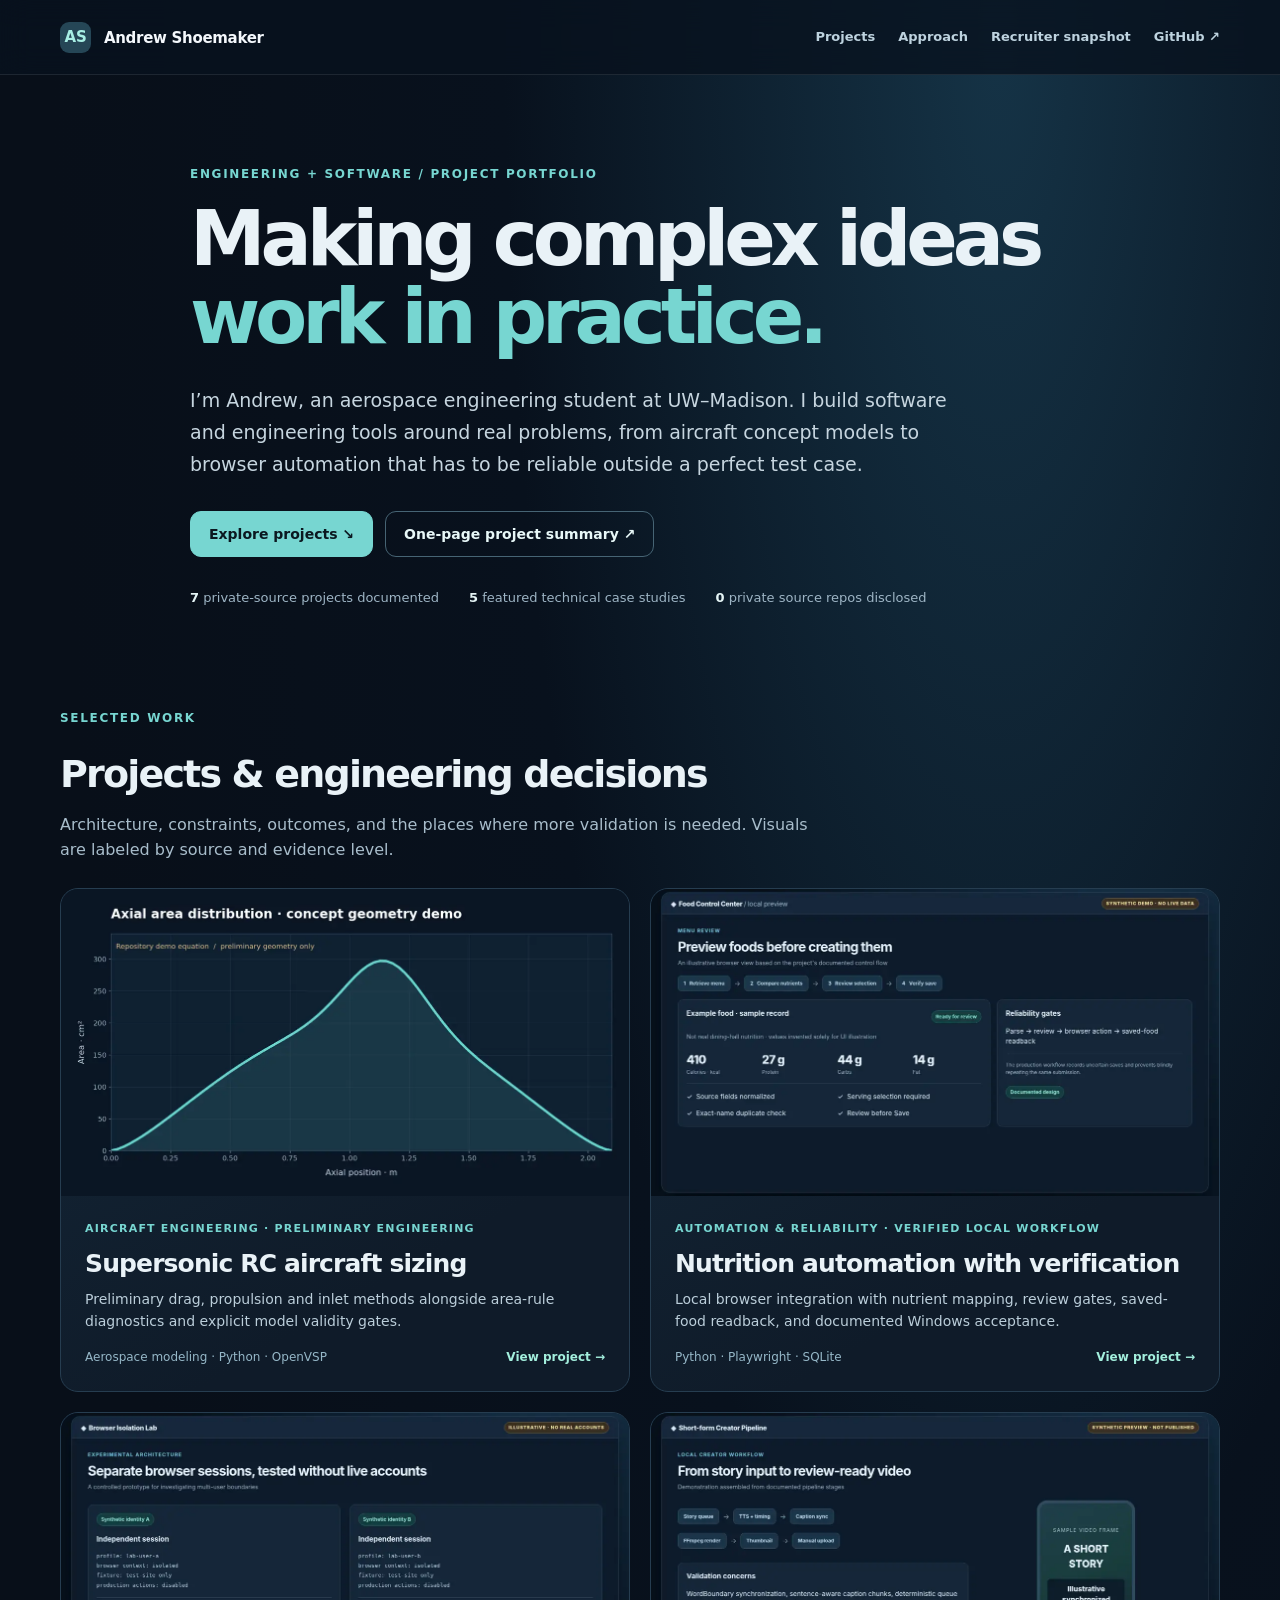
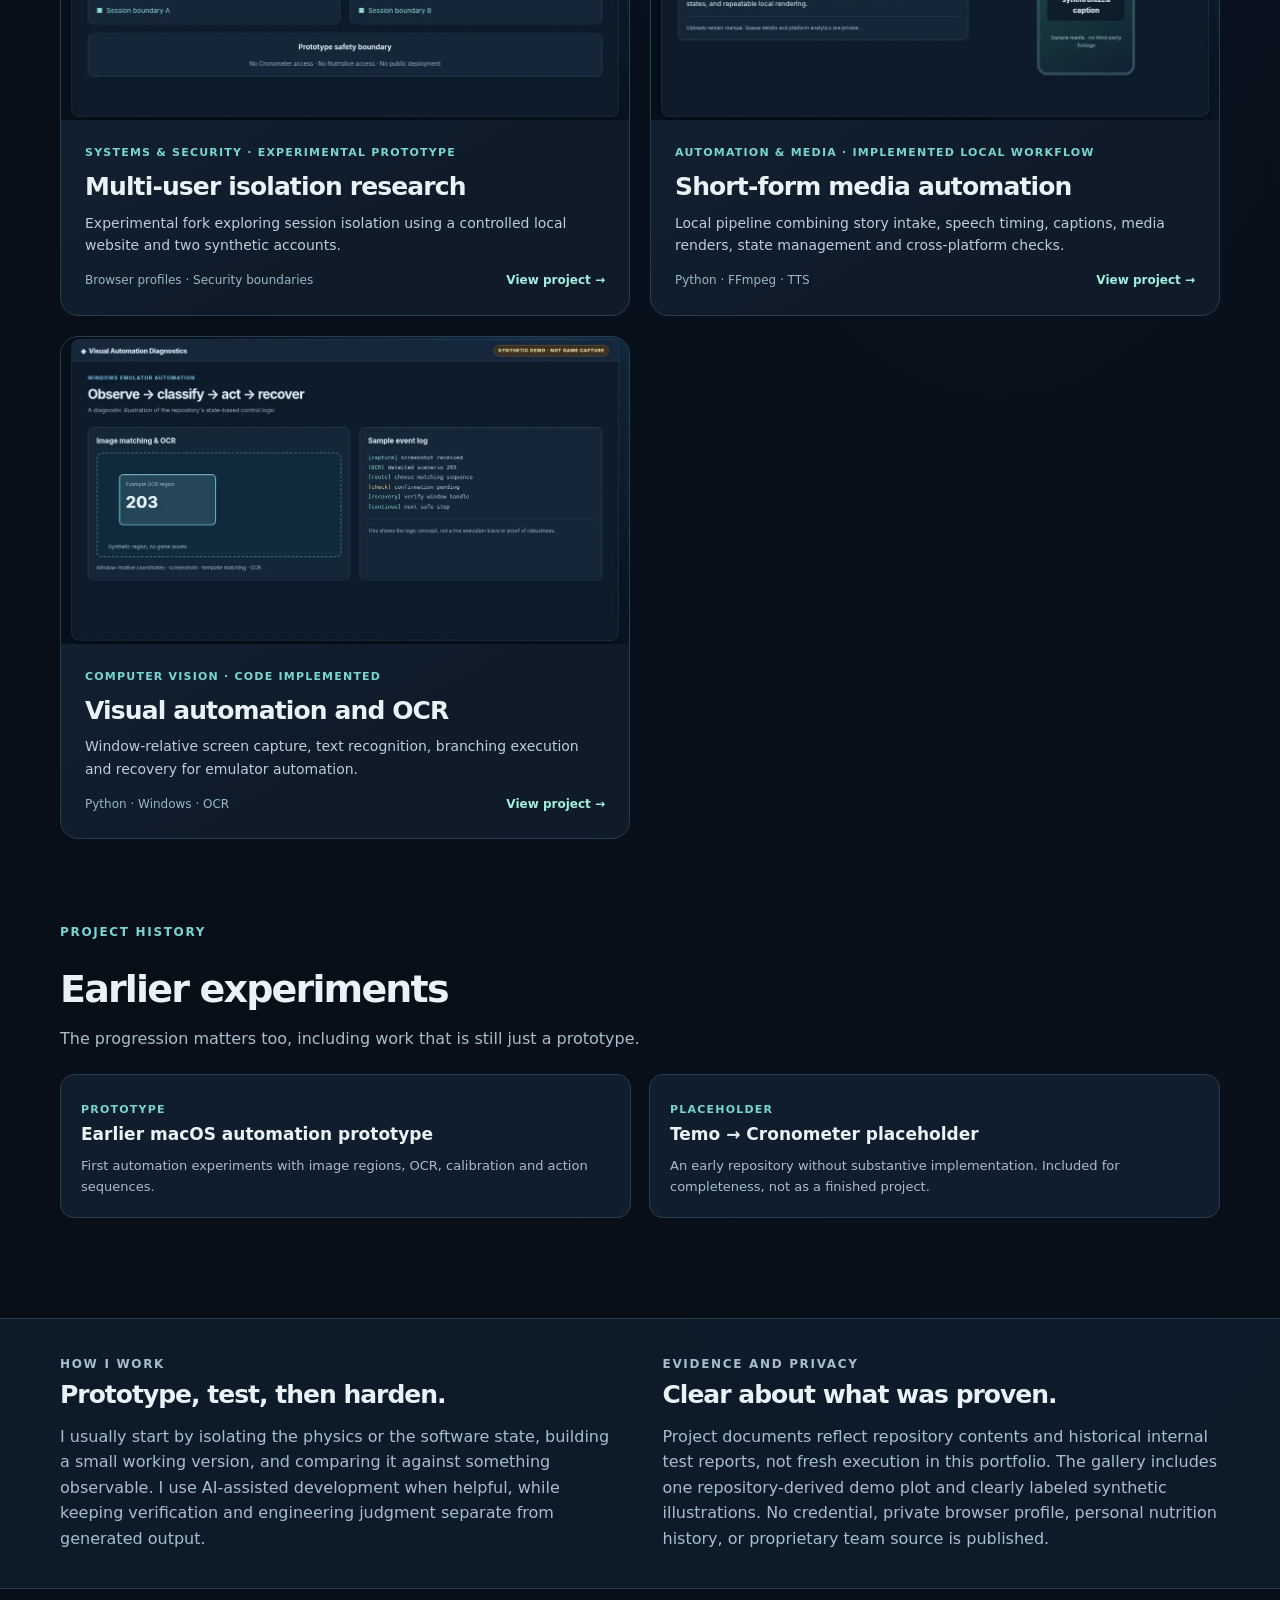
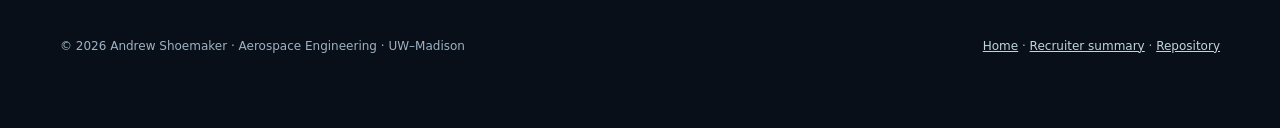
<file: index.html>
<!doctype html><html lang="en"><head><meta charset="utf-8"><meta name="viewport" content="width=device-width,initial-scale=1"><meta name="theme-color" content="#080f19"><title>Engineering &amp; software projects | Andrew Shoemaker</title><meta name="description" content="Engineering and software project portfolio of Andrew Shoemaker, UW–Madison aerospace engineering student."><link rel="stylesheet" href="assets/site.css"></head><body><a href="#main" class="skip">Skip to content</a><header class="nav"><div class="shell nav-inner"><a href="index.html" class="brand"><span>AS</span> Andrew Shoemaker</a><nav class="links" aria-label="Primary"><a href="index.html#projects">Projects</a><a href="index.html#approach" class="hide-mobile">Approach</a><a href="recruiter.html">Recruiter snapshot</a><a href="https://github.com/Sora12321/engineering-project-portfolio" target="_blank" rel="noopener noreferrer" class="hide-mobile">GitHub ↗</a></nav></div></header><main id="main"><section class="shell hero"><p class="eyebrow">Engineering + software / Project portfolio</p><h1>Making complex ideas <em>work in practice.</em></h1><p class="lead">I’m Andrew, an aerospace engineering student at UW–Madison. I build software and engineering tools around real problems, from aircraft concept models to browser automation that has to be reliable outside a perfect test case.</p><div class="actions"><a class="btn primary" href="#projects">Explore projects ↘</a><a class="btn" href="recruiter.html">One-page project summary ↗</a></div><div class="intro-stats"><span><strong>7</strong> private-source projects documented</span><span><strong>5</strong> featured technical case studies</span><span><strong>0</strong> private source repos disclosed</span></div></section><section id="projects" class="shell section"><div class="section-title"><div><p class="eyebrow">Selected work</p><h2>Projects & engineering decisions</h2><p class="sub">Architecture, constraints, outcomes, and the places where more validation is needed. Visuals are labeled by source and evidence level.</p></div></div><div class="card-grid"><a class="project-card" href="projects/01-boom-rc-aircraft.html" aria-label="Read about Supersonic RC aircraft sizing"><div class="card-image"><img loading="lazy" src="assets/images/boom-area-demo.webp" alt="Repository-derived demo plot: Computed from the repository’s illustrative area-distribution equation. This is example geometry, not a flight-test or CFD result."></div><div class="card-body"><div class="kicker">Aircraft engineering · Preliminary engineering</div><h3>Supersonic RC aircraft sizing</h3><p>Preliminary drag, propulsion and inlet methods alongside area-rule diagnostics and explicit model validity gates.</p><div class="card-footer"><span class="tech-list">Aerospace modeling · Python · OpenVSP</span><span class="view">View project →</span></div></div></a><a class="project-card" href="projects/02-nutrislice-cronometer-logger.html" aria-label="Read about Nutrition automation with verification"><div class="card-image"><img loading="lazy" src="assets/images/nutrislice-demo-synthetic.webp" alt="Illustrative interface · synthetic data: Sanitized reconstruction of the documented menu review flow. Numbers and content are invented for the demonstration; this is not a live product capture."></div><div class="card-body"><div class="kicker">Automation &amp; reliability · Verified local workflow</div><h3>Nutrition automation with verification</h3><p>Local browser integration with nutrient mapping, review gates, saved-food readback, and documented Windows acceptance.</p><div class="card-footer"><span class="tech-list">Python · Playwright · SQLite</span><span class="view">View project →</span></div></div></a><a class="project-card" href="projects/03-nutrislice-multiuser-prototype.html" aria-label="Read about Multi-user isolation research"><div class="card-image"><img loading="lazy" src="assets/images/multiuser-demo-synthetic.webp" alt="Illustrative architecture · no live accounts: Static demonstration of the isolation objective, not a screenshot of a deployed multi-user product."></div><div class="card-body"><div class="kicker">Systems &amp; security · Experimental prototype</div><h3>Multi-user isolation research</h3><p>Experimental fork exploring session isolation using a controlled local website and two synthetic accounts.</p><div class="card-footer"><span class="tech-list">Browser profiles · Security boundaries</span><span class="view">View project →</span></div></div></a><a class="project-card" href="projects/04-reddit-video-bot.html" aria-label="Read about Short-form media automation"><div class="card-image"><img loading="lazy" src="assets/images/video-demo-synthetic.webp" alt="Illustrative preview · no published video: Synthetic preview showing documented pipeline stages. No real story, third-party footage, or published content is shown."></div><div class="card-body"><div class="kicker">Automation &amp; media · Implemented local workflow</div><h3>Short-form media automation</h3><p>Local pipeline combining story intake, speech timing, captions, media renders, state management and cross-platform checks.</p><div class="card-footer"><span class="tech-list">Python · FFmpeg · TTS</span><span class="view">View project →</span></div></div></a><a class="project-card" href="projects/05-windows-game-ui-automation.html" aria-label="Read about Visual automation and OCR"><div class="card-image"><img loading="lazy" src="assets/images/ocr-demo-synthetic.webp" alt="Illustrative diagnostic · not gameplay: Static example of the code’s OCR and state-routing approach, not a real emulator screenshot or runtime log."></div><div class="card-body"><div class="kicker">Computer vision · Code implemented</div><h3>Visual automation and OCR</h3><p>Window-relative screen capture, text recognition, branching execution and recovery for emulator automation.</p><div class="card-footer"><span class="tech-list">Python · Windows · OCR</span><span class="view">View project →</span></div></div></a></div></section><section class="shell section"><p class="eyebrow">Project history</p><h2>Earlier experiments</h2><p class="sub">The progression matters too, including work that is still just a prototype.</p><div class="small-grid" style="margin-top:22px"><a class="small-card" href="projects/06-macos-game-ui-prototype.html"><span class="kicker">Prototype</span><strong>Earlier macOS automation prototype</strong><p>First automation experiments with image regions, OCR, calibration and action sequences.</p></a><a class="small-card" href="projects/07-temo-cronometer-placeholder.html"><span class="kicker">Placeholder</span><strong>Temo → Cronometer placeholder</strong><p>An early repository without substantive implementation. Included for completeness, not as a finished project.</p></a></div></section><section id="approach" class="band"><div class="shell band-inner"><div><p class="eyebrow">How I work</p><h2>Prototype, test, then harden.</h2><p>I usually start by isolating the physics or the software state, building a small working version, and comparing it against something observable. I use AI-assisted development when helpful, while keeping verification and engineering judgment separate from generated output.</p></div><div><p class="eyebrow">Evidence and privacy</p><h2>Clear about what was proven.</h2><p>Project documents reflect repository contents and historical internal test reports, not fresh execution in this portfolio. The gallery includes one repository-derived demo plot and clearly labeled synthetic illustrations. No credential, private browser profile, personal nutrition history, or proprietary team source is published.</p></div></div></section></main><footer class="shell footer"><p>© 2026 Andrew Shoemaker · Aerospace Engineering · UW–Madison</p><p><a href="index.html">Home</a> · <a href="recruiter.html">Recruiter summary</a> · <a href="https://github.com/Sora12321/engineering-project-portfolio">Repository</a></p></footer></body></html>
</file>
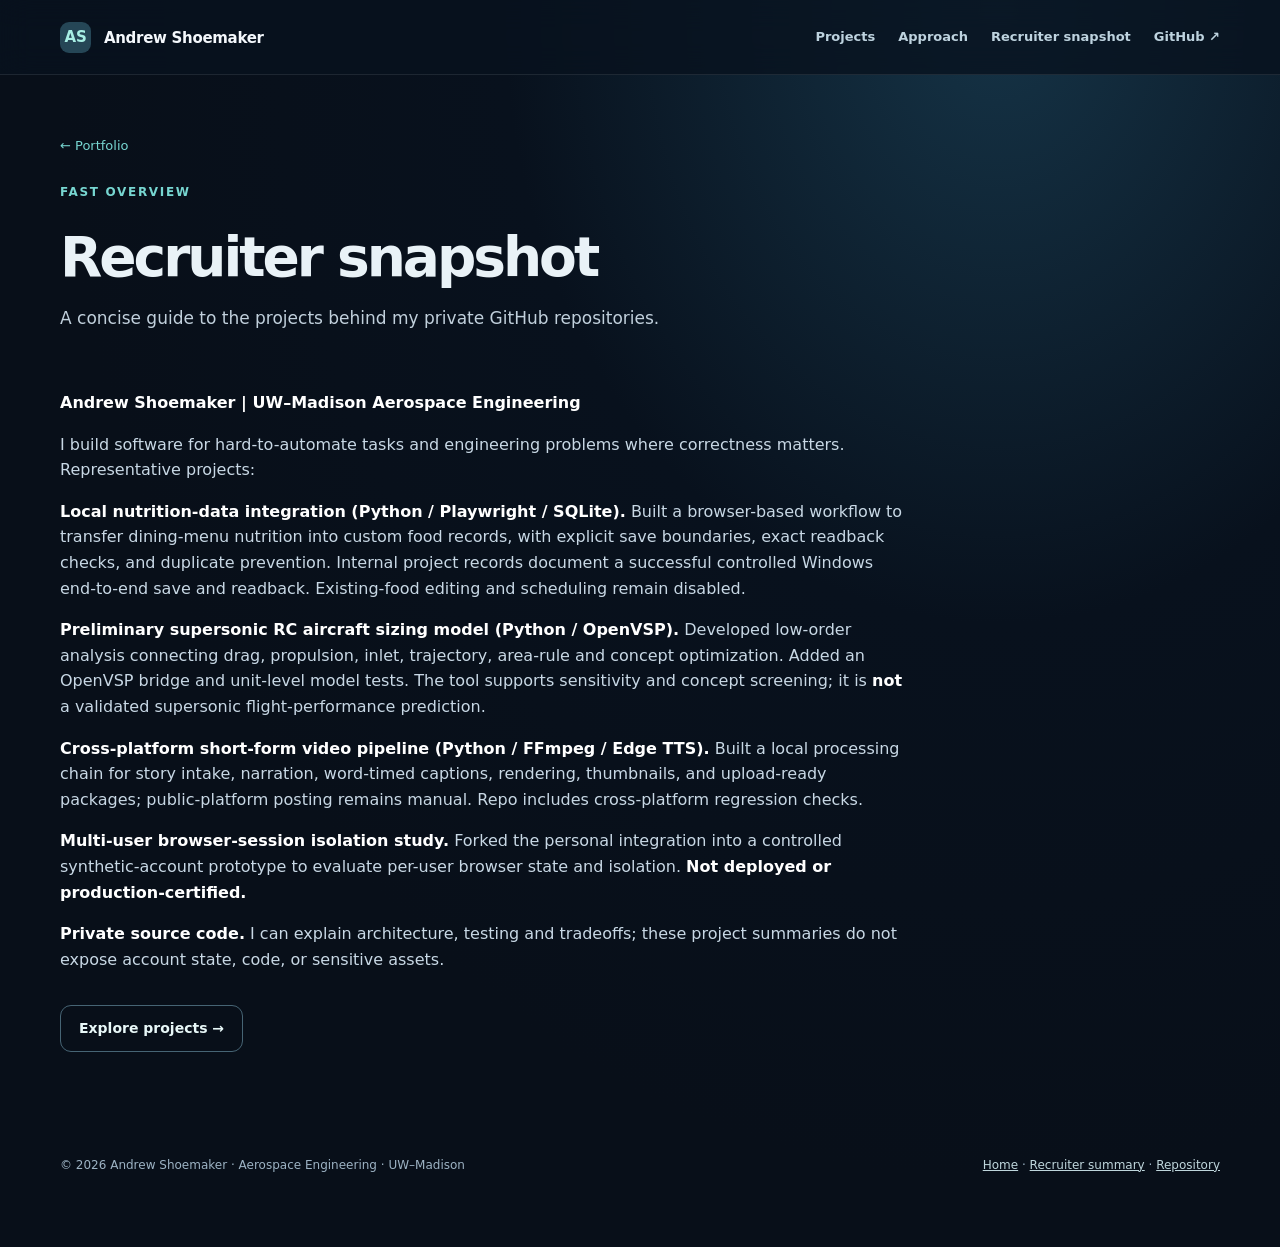
<file: recruiter.html>
<!doctype html><html lang="en"><head><meta charset="utf-8"><meta name="viewport" content="width=device-width,initial-scale=1"><meta name="theme-color" content="#080f19"><title>Recruiter snapshot | Andrew Shoemaker</title><meta name="description" content="Engineering and software project portfolio of Andrew Shoemaker, UW–Madison aerospace engineering student."><link rel="stylesheet" href="assets/site.css"></head><body><a href="#main" class="skip">Skip to content</a><header class="nav"><div class="shell nav-inner"><a href="index.html" class="brand"><span>AS</span> Andrew Shoemaker</a><nav class="links" aria-label="Primary"><a href="index.html#projects">Projects</a><a href="index.html#approach" class="hide-mobile">Approach</a><a href="recruiter.html">Recruiter snapshot</a><a href="https://github.com/Sora12321/engineering-project-portfolio" target="_blank" rel="noopener noreferrer" class="hide-mobile">GitHub ↗</a></nav></div></header><main id="main" class="shell"><div class="detail-head"><a class="breadcrumb" href="index.html">← Portfolio</a><p class="eyebrow" style="margin-top:25px">Fast overview</p><h1>Recruiter snapshot</h1><p class="detail-lead">A concise guide to the projects behind my private GitHub repositories.</p></div><article class="article" style="max-width:850px"><h1>Engineering software work — recruiter snapshot</h1>
<p><strong>Andrew Shoemaker | UW–Madison Aerospace Engineering</strong></p>
<p>I build software for hard-to-automate tasks and engineering problems where correctness matters. Representative projects:</p>
<p><strong>Local nutrition-data integration (Python / Playwright / SQLite).</strong> Built a browser-based workflow to transfer dining-menu nutrition into custom food records, with explicit save boundaries, exact readback checks, and duplicate prevention. Internal project records document a successful controlled Windows end-to-end save and readback. Existing-food editing and scheduling remain disabled.</p>
<p><strong>Preliminary supersonic RC aircraft sizing model (Python / OpenVSP).</strong> Developed low-order analysis connecting drag, propulsion, inlet, trajectory, area-rule and concept optimization. Added an OpenVSP bridge and unit-level model tests. The tool supports sensitivity and concept screening; it is <strong>not</strong> a validated supersonic flight-performance prediction.</p>
<p><strong>Cross-platform short-form video pipeline (Python / FFmpeg / Edge TTS).</strong> Built a local processing chain for story intake, narration, word-timed captions, rendering, thumbnails, and upload-ready packages; public-platform posting remains manual. Repo includes cross-platform regression checks.</p>
<p><strong>Multi-user browser-session isolation study.</strong> Forked the personal integration into a controlled synthetic-account prototype to evaluate per-user browser state and isolation. <strong>Not deployed or production-certified.</strong></p>
<p><strong>Private source code.</strong> I can explain architecture, testing and tradeoffs; these project summaries do not expose account state, code, or sensitive assets.</p>
<p style="margin-top:33px"><a class="btn" href="index.html#projects">Explore projects →</a></p></article></main><footer class="shell footer"><p>© 2026 Andrew Shoemaker · Aerospace Engineering · UW–Madison</p><p><a href="index.html">Home</a> · <a href="recruiter.html">Recruiter summary</a> · <a href="https://github.com/Sora12321/engineering-project-portfolio">Repository</a></p></footer></body></html>
</file>
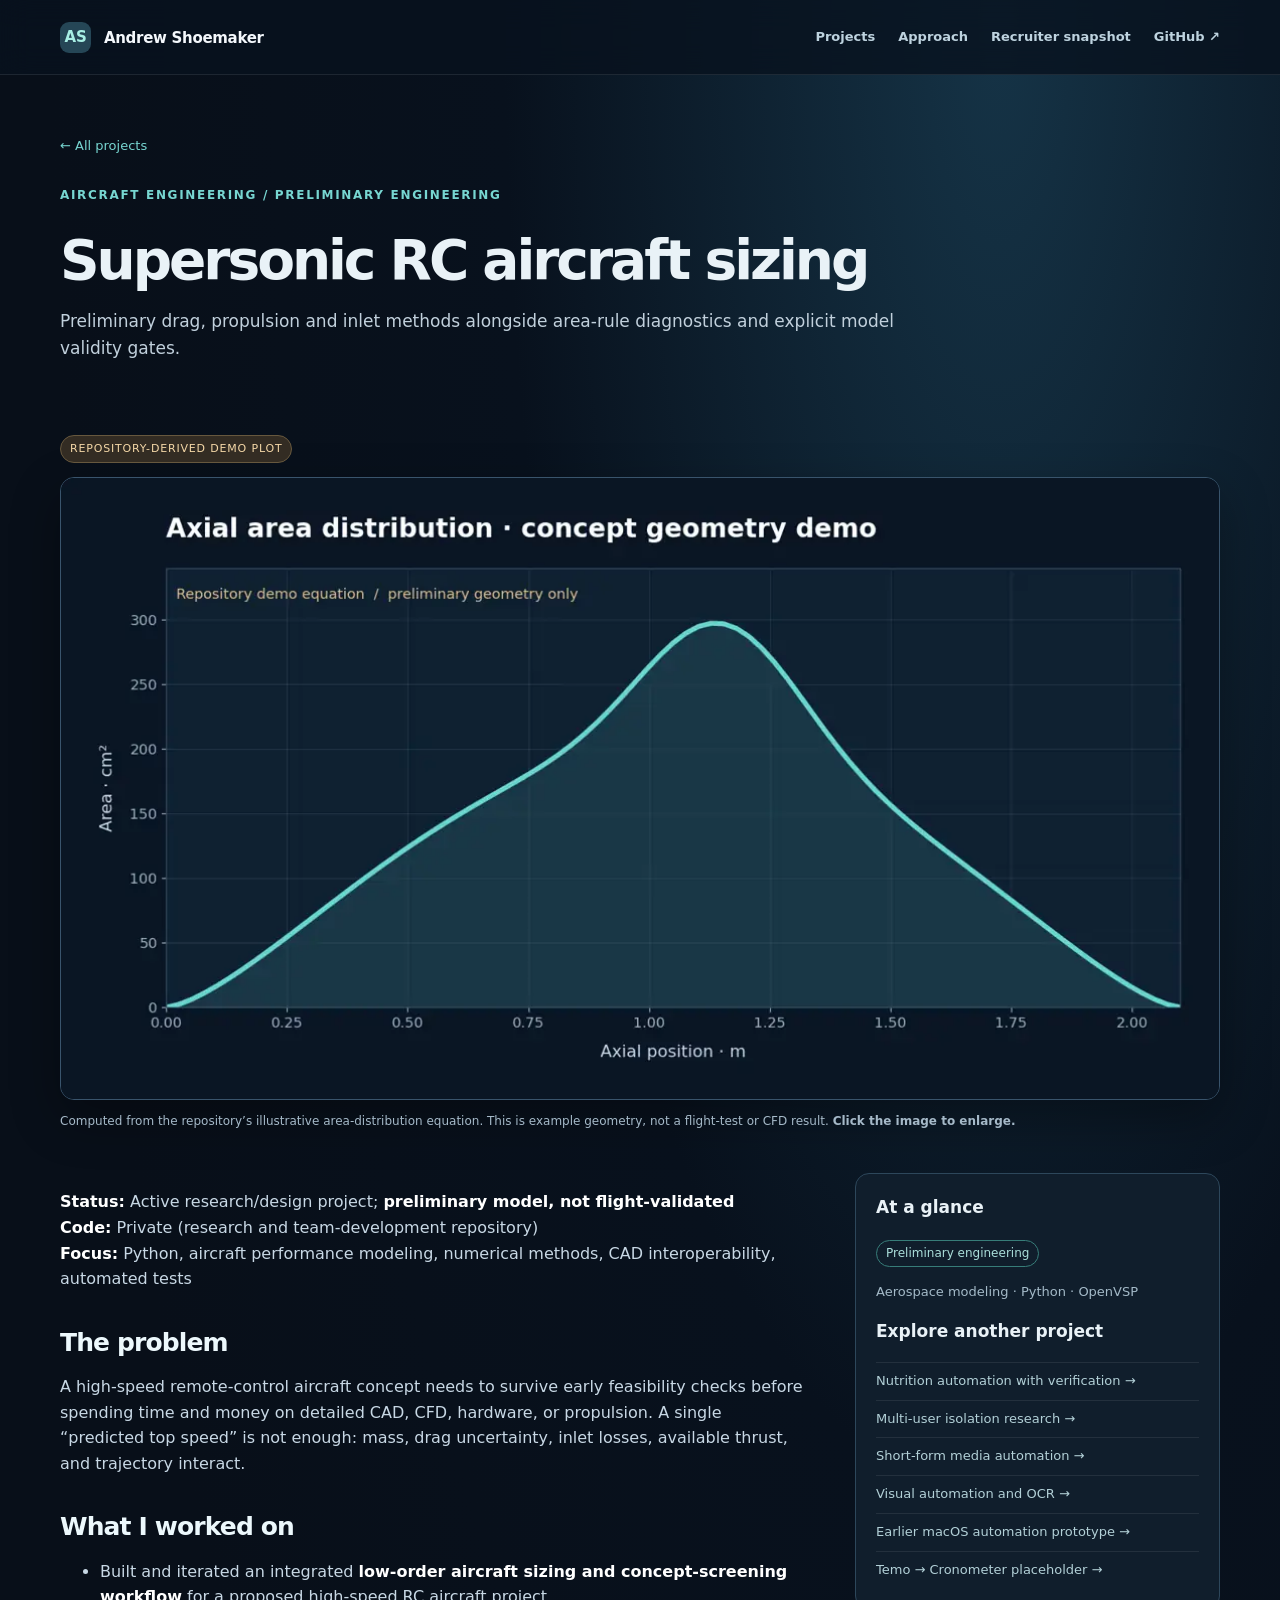
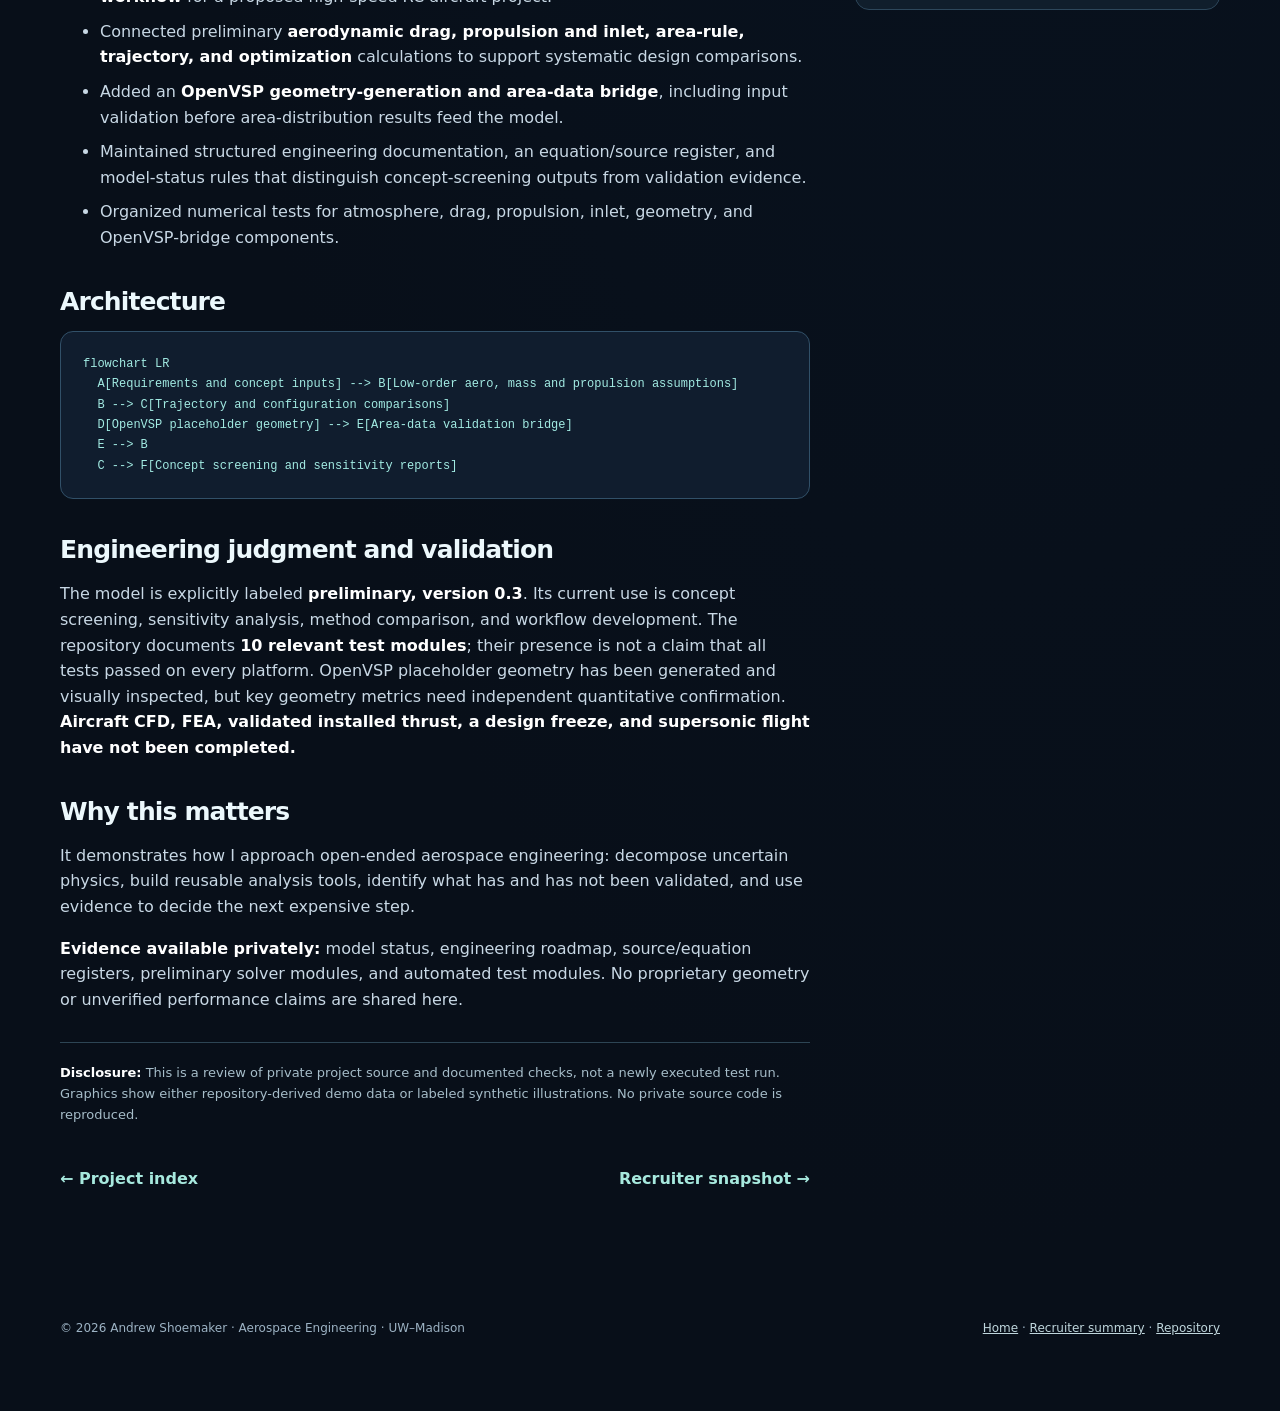
<file: projects/01-boom-rc-aircraft.html>
<!doctype html><html lang="en"><head><meta charset="utf-8"><meta name="viewport" content="width=device-width,initial-scale=1"><meta name="theme-color" content="#080f19"><title>Supersonic RC aircraft sizing | Andrew Shoemaker</title><meta name="description" content="Engineering and software project portfolio of Andrew Shoemaker, UW–Madison aerospace engineering student."><link rel="stylesheet" href="../assets/site.css"></head><body><a href="#main" class="skip">Skip to content</a><header class="nav"><div class="shell nav-inner"><a href="../index.html" class="brand"><span>AS</span> Andrew Shoemaker</a><nav class="links" aria-label="Primary"><a href="../index.html#projects">Projects</a><a href="../index.html#approach" class="hide-mobile">Approach</a><a href="../recruiter.html">Recruiter snapshot</a><a href="https://github.com/Sora12321/engineering-project-portfolio" target="_blank" rel="noopener noreferrer" class="hide-mobile">GitHub ↗</a></nav></div></header><main id="main" class="shell"><div class="detail-head"><a class="breadcrumb" href="../index.html">← All projects</a><p class="eyebrow" style="margin-top:28px">Aircraft engineering / Preliminary engineering</p><h1>Supersonic RC aircraft sizing</h1><p class="detail-lead">Preliminary drag, propulsion and inlet methods alongside area-rule diagnostics and explicit model validity gates.</p></div><figure class="figure"><span class="caption-label">REPOSITORY-DERIVED DEMO PLOT</span><a class="image-link" href="../assets/images/boom-area-demo.webp" target="_blank" rel="noopener" title="Open image in a new tab"><img loading="eager" src="../assets/images/boom-area-demo.webp" alt="Computed from the repository’s illustrative area-distribution equation. This is example geometry, not a flight-test or CFD result."></a><figcaption>Computed from the repository’s illustrative area-distribution equation. This is example geometry, not a flight-test or CFD result. <strong>Click the image to enlarge.</strong></figcaption></figure><div class="detail-grid"><article class="article">
<p><strong>Status:</strong> Active research/design project; <strong>preliminary model, not flight-validated</strong><br/>
<strong>Code:</strong> Private (research and team-development repository)<br/>
<strong>Focus:</strong> Python, aircraft performance modeling, numerical methods, CAD interoperability, automated tests</p>
<h2>The problem</h2>
<p>A high-speed remote-control aircraft concept needs to survive early feasibility checks before spending time and money on detailed CAD, CFD, hardware, or propulsion. A single “predicted top speed” is not enough: mass, drag uncertainty, inlet losses, available thrust, and trajectory interact.</p>
<h2>What I worked on</h2>
<ul>
<li>Built and iterated an integrated <strong>low-order aircraft sizing and concept-screening workflow</strong> for a proposed high-speed RC aircraft project.</li>
<li>Connected preliminary <strong>aerodynamic drag, propulsion and inlet, area-rule, trajectory, and optimization</strong> calculations to support systematic design comparisons.</li>
<li>Added an <strong>OpenVSP geometry-generation and area-data bridge</strong>, including input validation before area-distribution results feed the model.</li>
<li>Maintained structured engineering documentation, an equation/source register, and model-status rules that distinguish concept-screening outputs from validation evidence.</li>
<li>Organized numerical tests for atmosphere, drag, propulsion, inlet, geometry, and OpenVSP-bridge components.</li>
</ul>
<h2>Architecture</h2>
<pre><code class="language-mermaid">flowchart LR
  A[Requirements and concept inputs] --&gt; B[Low-order aero, mass and propulsion assumptions]
  B --&gt; C[Trajectory and configuration comparisons]
  D[OpenVSP placeholder geometry] --&gt; E[Area-data validation bridge]
  E --&gt; B
  C --&gt; F[Concept screening and sensitivity reports]
</code></pre>
<h2>Engineering judgment and validation</h2>
<p>The model is explicitly labeled <strong>preliminary, version 0.3</strong>. Its current use is concept screening, sensitivity analysis, method comparison, and workflow development. The repository documents <strong>10 relevant test modules</strong>; their presence is not a claim that all tests passed on every platform. OpenVSP placeholder geometry has been generated and visually inspected, but key geometry metrics need independent quantitative confirmation. <strong>Aircraft CFD, FEA, validated installed thrust, a design freeze, and supersonic flight have not been completed.</strong></p>
<h2>Why this matters</h2>
<p>It demonstrates how I approach open-ended aerospace engineering: decompose uncertain physics, build reusable analysis tools, identify what has and has not been validated, and use evidence to decide the next expensive step.</p>
<p><strong>Evidence available privately:</strong> model status, engineering roadmap, source/equation registers, preliminary solver modules, and automated test modules. No proprietary geometry or unverified performance claims are shared here.</p>
<div class="disclosure"><strong>Disclosure:</strong> This is a review of private project source and documented checks, not a newly executed test run. Graphics show either repository-derived demo data or labeled synthetic illustrations. No private source code is reproduced.</div><div class="project-nav"><a href="../index.html">← Project index</a><a href="../recruiter.html">Recruiter snapshot →</a></div></article><aside class="aside"><h2>At a glance</h2><span class="badge">Preliminary engineering</span><p class="aside-muted" style="margin-top:15px">Aerospace modeling · Python · OpenVSP</p><h2>Explore another project</h2><a href="02-nutrislice-cronometer-logger.html">Nutrition automation with verification →</a><a href="03-nutrislice-multiuser-prototype.html">Multi-user isolation research →</a><a href="04-reddit-video-bot.html">Short-form media automation →</a><a href="05-windows-game-ui-automation.html">Visual automation and OCR →</a><a href="06-macos-game-ui-prototype.html">Earlier macOS automation prototype →</a><a href="07-temo-cronometer-placeholder.html">Temo → Cronometer placeholder →</a></aside></div></main><footer class="shell footer"><p>© 2026 Andrew Shoemaker · Aerospace Engineering · UW–Madison</p><p><a href="../index.html">Home</a> · <a href="../recruiter.html">Recruiter summary</a> · <a href="https://github.com/Sora12321/engineering-project-portfolio">Repository</a></p></footer></body></html>
</file>
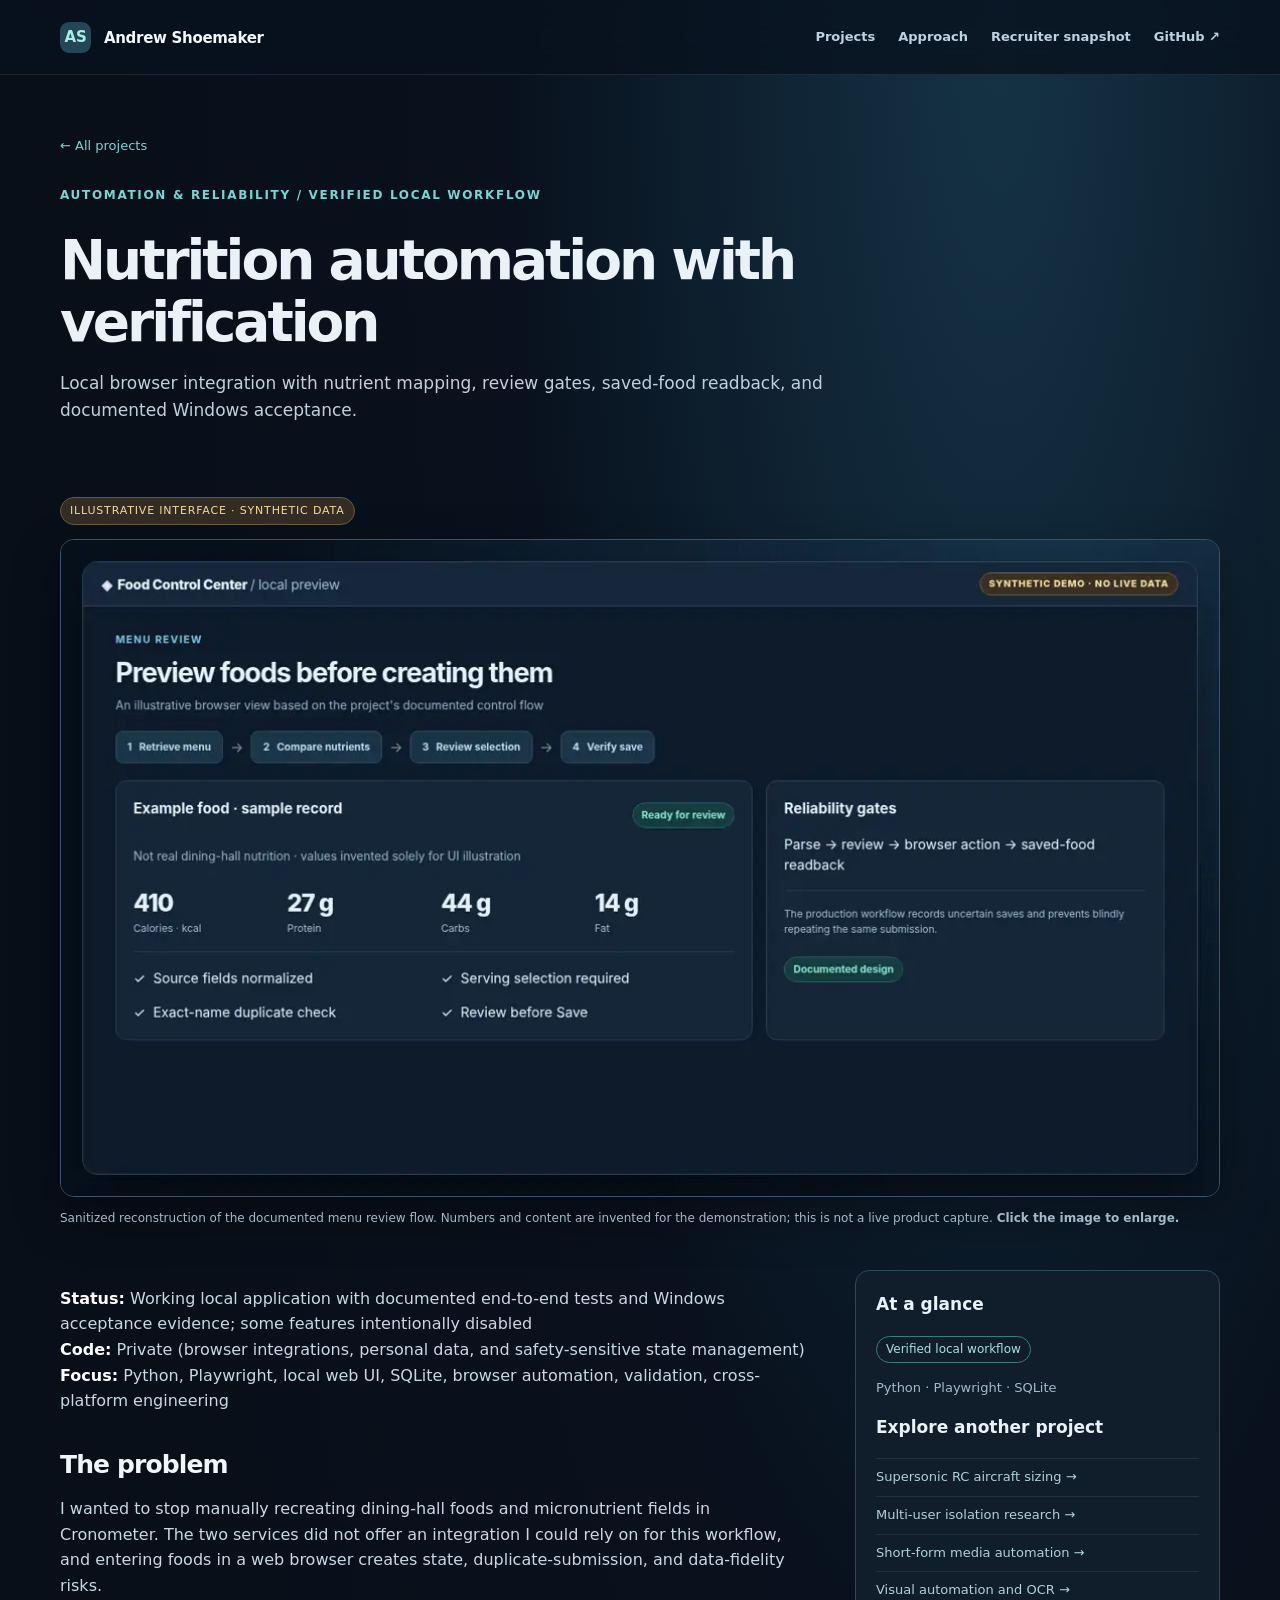
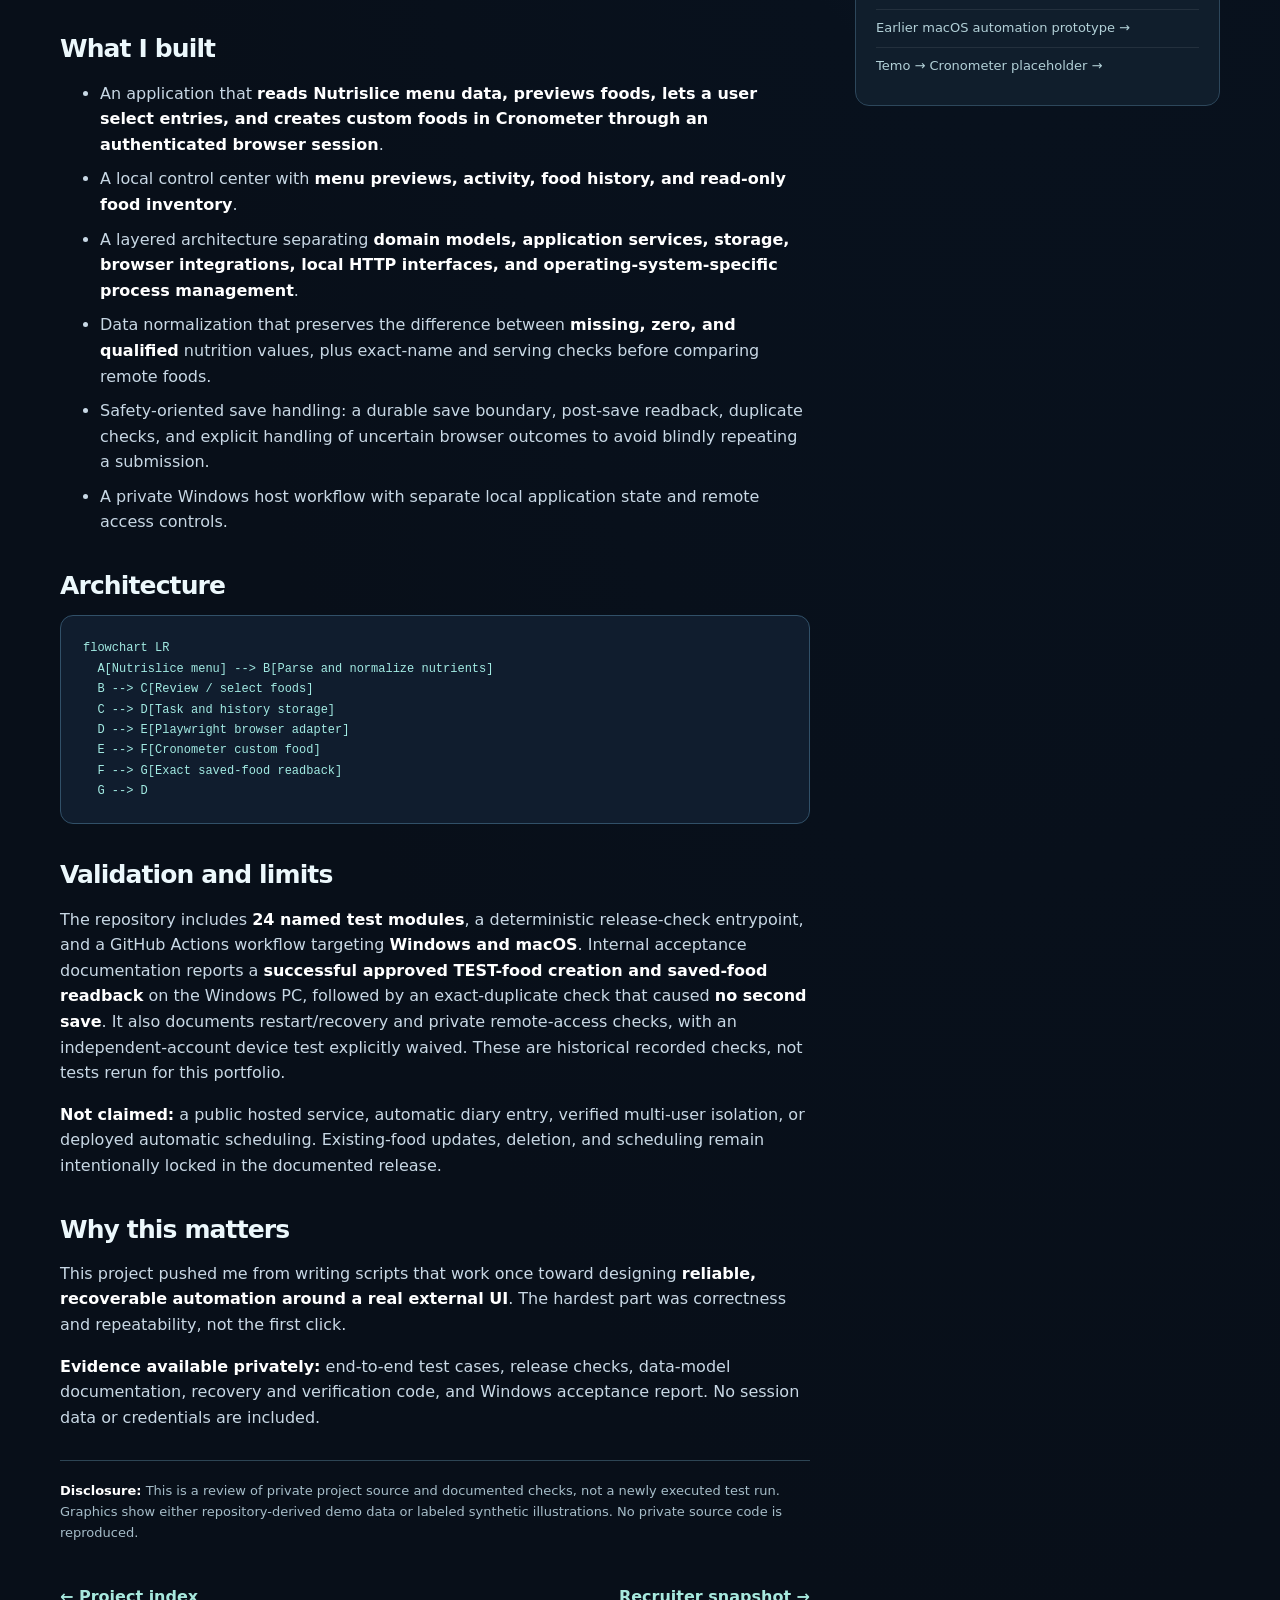
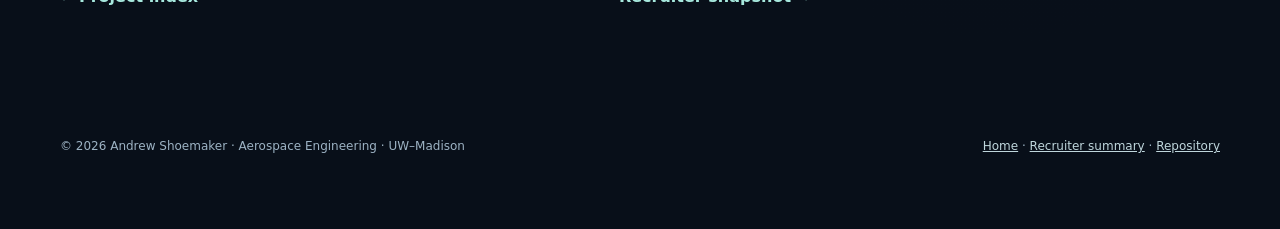
<file: projects/02-nutrislice-cronometer-logger.html>
<!doctype html><html lang="en"><head><meta charset="utf-8"><meta name="viewport" content="width=device-width,initial-scale=1"><meta name="theme-color" content="#080f19"><title>Nutrition automation with verification | Andrew Shoemaker</title><meta name="description" content="Engineering and software project portfolio of Andrew Shoemaker, UW–Madison aerospace engineering student."><link rel="stylesheet" href="../assets/site.css"></head><body><a href="#main" class="skip">Skip to content</a><header class="nav"><div class="shell nav-inner"><a href="../index.html" class="brand"><span>AS</span> Andrew Shoemaker</a><nav class="links" aria-label="Primary"><a href="../index.html#projects">Projects</a><a href="../index.html#approach" class="hide-mobile">Approach</a><a href="../recruiter.html">Recruiter snapshot</a><a href="https://github.com/Sora12321/engineering-project-portfolio" target="_blank" rel="noopener noreferrer" class="hide-mobile">GitHub ↗</a></nav></div></header><main id="main" class="shell"><div class="detail-head"><a class="breadcrumb" href="../index.html">← All projects</a><p class="eyebrow" style="margin-top:28px">Automation &amp; reliability / Verified local workflow</p><h1>Nutrition automation with verification</h1><p class="detail-lead">Local browser integration with nutrient mapping, review gates, saved-food readback, and documented Windows acceptance.</p></div><figure class="figure"><span class="caption-label">ILLUSTRATIVE INTERFACE · SYNTHETIC DATA</span><a class="image-link" href="../assets/images/nutrislice-demo-synthetic.webp" target="_blank" rel="noopener" title="Open image in a new tab"><img loading="eager" src="../assets/images/nutrislice-demo-synthetic.webp" alt="Sanitized reconstruction of the documented menu review flow. Numbers and content are invented for the demonstration; this is not a live product capture."></a><figcaption>Sanitized reconstruction of the documented menu review flow. Numbers and content are invented for the demonstration; this is not a live product capture. <strong>Click the image to enlarge.</strong></figcaption></figure><div class="detail-grid"><article class="article">
<p><strong>Status:</strong> Working local application with documented end-to-end tests and Windows acceptance evidence; some features intentionally disabled<br/>
<strong>Code:</strong> Private (browser integrations, personal data, and safety-sensitive state management)<br/>
<strong>Focus:</strong> Python, Playwright, local web UI, SQLite, browser automation, validation, cross-platform engineering</p>
<h2>The problem</h2>
<p>I wanted to stop manually recreating dining-hall foods and micronutrient fields in Cronometer. The two services did not offer an integration I could rely on for this workflow, and entering foods in a web browser creates state, duplicate-submission, and data-fidelity risks.</p>
<h2>What I built</h2>
<ul>
<li>An application that <strong>reads Nutrislice menu data, previews foods, lets a user select entries, and creates custom foods in Cronometer through an authenticated browser session</strong>.</li>
<li>A local control center with <strong>menu previews, activity, food history, and read-only food inventory</strong>.</li>
<li>A layered architecture separating <strong>domain models, application services, storage, browser integrations, local HTTP interfaces, and operating-system-specific process management</strong>.</li>
<li>Data normalization that preserves the difference between <strong>missing, zero, and qualified</strong> nutrition values, plus exact-name and serving checks before comparing remote foods.</li>
<li>Safety-oriented save handling: a durable save boundary, post-save readback, duplicate checks, and explicit handling of uncertain browser outcomes to avoid blindly repeating a submission.</li>
<li>A private Windows host workflow with separate local application state and remote access controls.</li>
</ul>
<h2>Architecture</h2>
<pre><code class="language-mermaid">flowchart LR
  A[Nutrislice menu] --&gt; B[Parse and normalize nutrients]
  B --&gt; C[Review / select foods]
  C --&gt; D[Task and history storage]
  D --&gt; E[Playwright browser adapter]
  E --&gt; F[Cronometer custom food]
  F --&gt; G[Exact saved-food readback]
  G --&gt; D
</code></pre>
<h2>Validation and limits</h2>
<p>The repository includes <strong>24 named test modules</strong>, a deterministic release-check entrypoint, and a GitHub Actions workflow targeting <strong>Windows and macOS</strong>. Internal acceptance documentation reports a <strong>successful approved TEST-food creation and saved-food readback</strong> on the Windows PC, followed by an exact-duplicate check that caused <strong>no second save</strong>. It also documents restart/recovery and private remote-access checks, with an independent-account device test explicitly waived. These are historical recorded checks, not tests rerun for this portfolio.</p>
<p><strong>Not claimed:</strong> a public hosted service, automatic diary entry, verified multi-user isolation, or deployed automatic scheduling. Existing-food updates, deletion, and scheduling remain intentionally locked in the documented release.</p>
<h2>Why this matters</h2>
<p>This project pushed me from writing scripts that work once toward designing <strong>reliable, recoverable automation around a real external UI</strong>. The hardest part was correctness and repeatability, not the first click.</p>
<p><strong>Evidence available privately:</strong> end-to-end test cases, release checks, data-model documentation, recovery and verification code, and Windows acceptance report. No session data or credentials are included.</p>
<div class="disclosure"><strong>Disclosure:</strong> This is a review of private project source and documented checks, not a newly executed test run. Graphics show either repository-derived demo data or labeled synthetic illustrations. No private source code is reproduced.</div><div class="project-nav"><a href="../index.html">← Project index</a><a href="../recruiter.html">Recruiter snapshot →</a></div></article><aside class="aside"><h2>At a glance</h2><span class="badge">Verified local workflow</span><p class="aside-muted" style="margin-top:15px">Python · Playwright · SQLite</p><h2>Explore another project</h2><a href="01-boom-rc-aircraft.html">Supersonic RC aircraft sizing →</a><a href="03-nutrislice-multiuser-prototype.html">Multi-user isolation research →</a><a href="04-reddit-video-bot.html">Short-form media automation →</a><a href="05-windows-game-ui-automation.html">Visual automation and OCR →</a><a href="06-macos-game-ui-prototype.html">Earlier macOS automation prototype →</a><a href="07-temo-cronometer-placeholder.html">Temo → Cronometer placeholder →</a></aside></div></main><footer class="shell footer"><p>© 2026 Andrew Shoemaker · Aerospace Engineering · UW–Madison</p><p><a href="../index.html">Home</a> · <a href="../recruiter.html">Recruiter summary</a> · <a href="https://github.com/Sora12321/engineering-project-portfolio">Repository</a></p></footer></body></html>
</file>
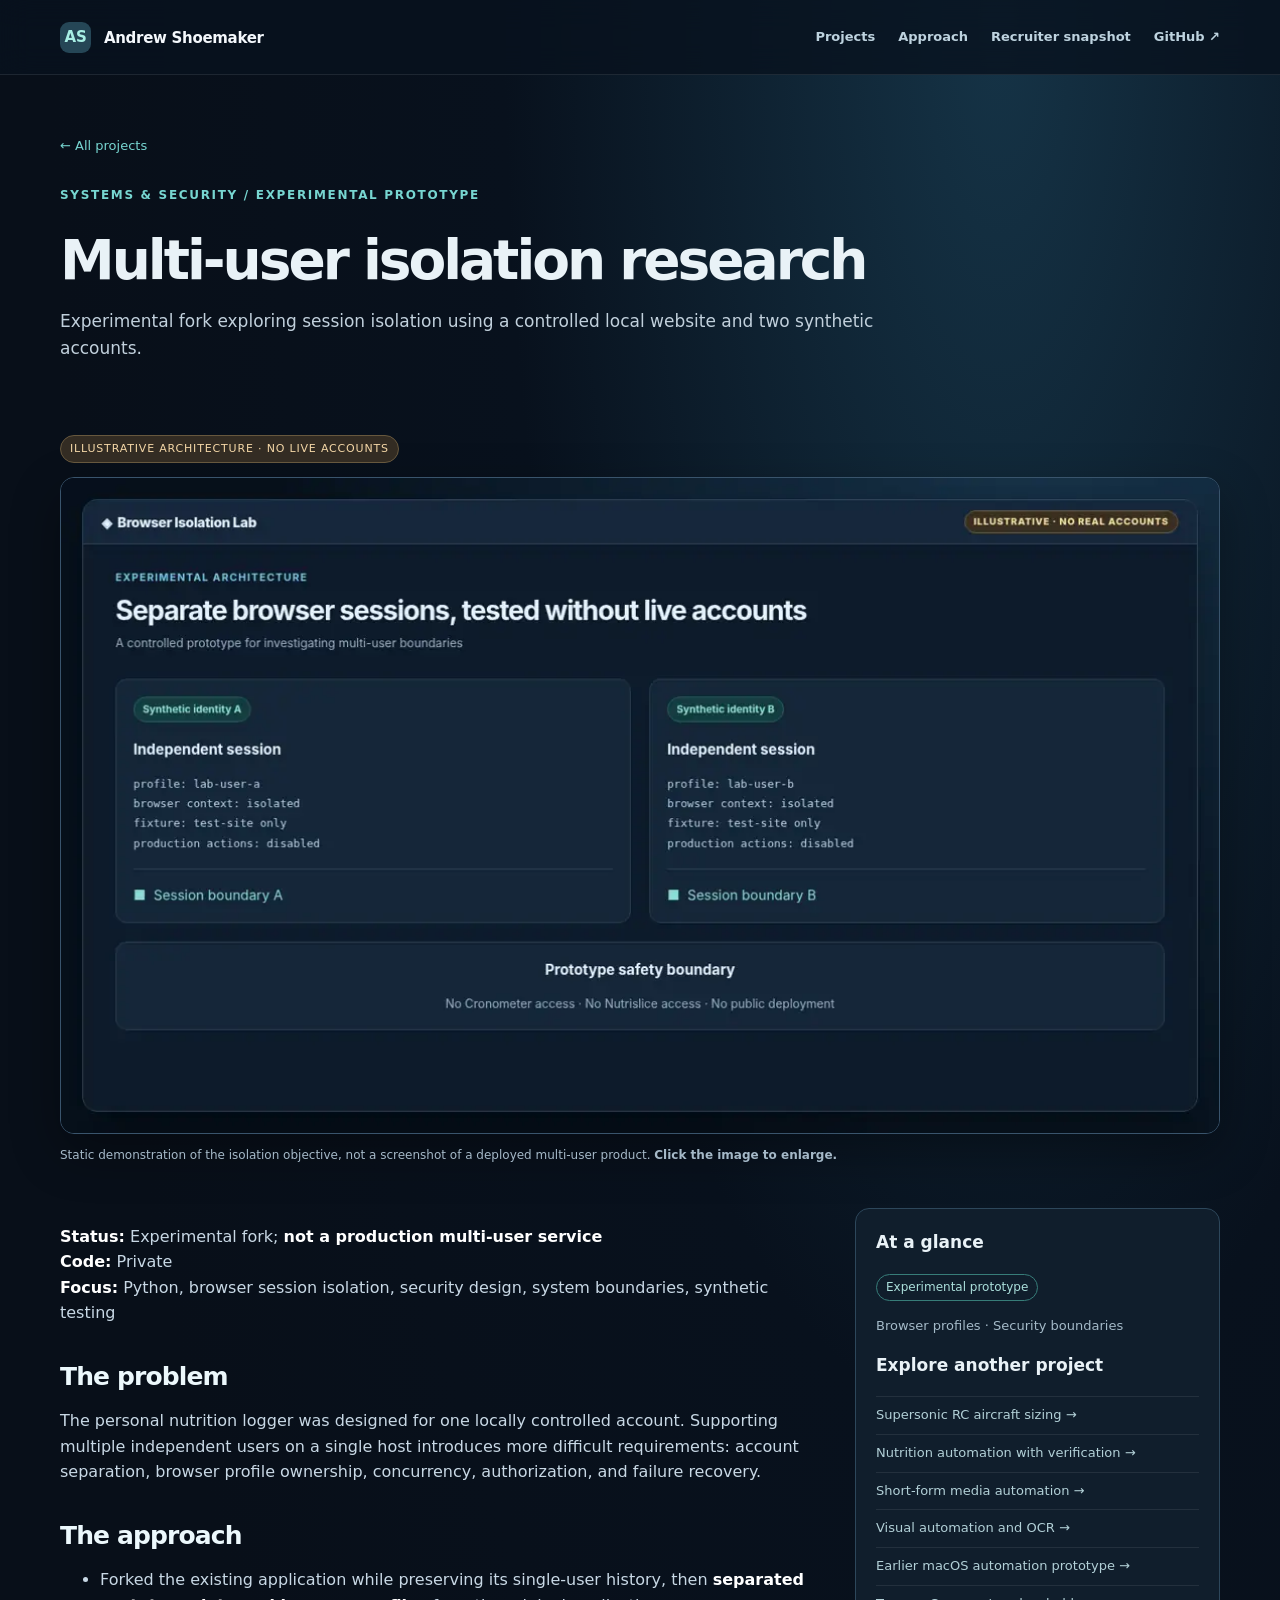
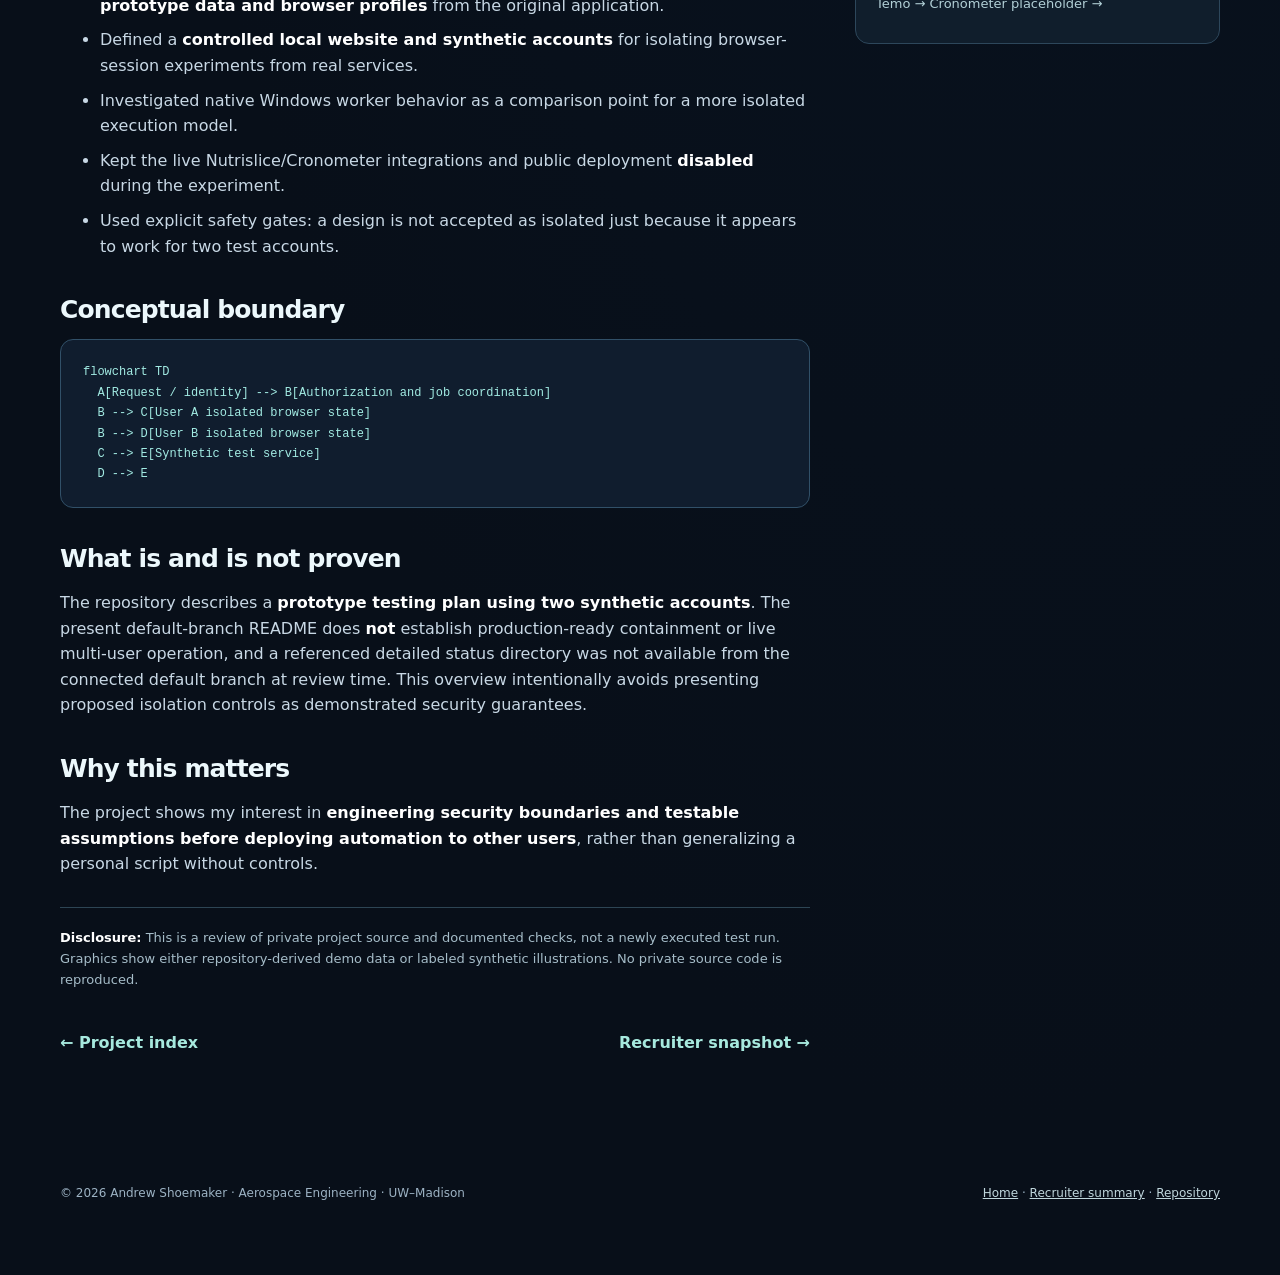
<file: projects/03-nutrislice-multiuser-prototype.html>
<!doctype html><html lang="en"><head><meta charset="utf-8"><meta name="viewport" content="width=device-width,initial-scale=1"><meta name="theme-color" content="#080f19"><title>Multi-user isolation research | Andrew Shoemaker</title><meta name="description" content="Engineering and software project portfolio of Andrew Shoemaker, UW–Madison aerospace engineering student."><link rel="stylesheet" href="../assets/site.css"></head><body><a href="#main" class="skip">Skip to content</a><header class="nav"><div class="shell nav-inner"><a href="../index.html" class="brand"><span>AS</span> Andrew Shoemaker</a><nav class="links" aria-label="Primary"><a href="../index.html#projects">Projects</a><a href="../index.html#approach" class="hide-mobile">Approach</a><a href="../recruiter.html">Recruiter snapshot</a><a href="https://github.com/Sora12321/engineering-project-portfolio" target="_blank" rel="noopener noreferrer" class="hide-mobile">GitHub ↗</a></nav></div></header><main id="main" class="shell"><div class="detail-head"><a class="breadcrumb" href="../index.html">← All projects</a><p class="eyebrow" style="margin-top:28px">Systems &amp; security / Experimental prototype</p><h1>Multi-user isolation research</h1><p class="detail-lead">Experimental fork exploring session isolation using a controlled local website and two synthetic accounts.</p></div><figure class="figure"><span class="caption-label">ILLUSTRATIVE ARCHITECTURE · NO LIVE ACCOUNTS</span><a class="image-link" href="../assets/images/multiuser-demo-synthetic.webp" target="_blank" rel="noopener" title="Open image in a new tab"><img loading="eager" src="../assets/images/multiuser-demo-synthetic.webp" alt="Static demonstration of the isolation objective, not a screenshot of a deployed multi-user product."></a><figcaption>Static demonstration of the isolation objective, not a screenshot of a deployed multi-user product. <strong>Click the image to enlarge.</strong></figcaption></figure><div class="detail-grid"><article class="article">
<p><strong>Status:</strong> Experimental fork; <strong>not a production multi-user service</strong><br/>
<strong>Code:</strong> Private<br/>
<strong>Focus:</strong> Python, browser session isolation, security design, system boundaries, synthetic testing</p>
<h2>The problem</h2>
<p>The personal nutrition logger was designed for one locally controlled account. Supporting multiple independent users on a single host introduces more difficult requirements: account separation, browser profile ownership, concurrency, authorization, and failure recovery.</p>
<h2>The approach</h2>
<ul>
<li>Forked the existing application while preserving its single-user history, then <strong>separated prototype data and browser profiles</strong> from the original application.</li>
<li>Defined a <strong>controlled local website and synthetic accounts</strong> for isolating browser-session experiments from real services.</li>
<li>Investigated native Windows worker behavior as a comparison point for a more isolated execution model.</li>
<li>Kept the live Nutrislice/Cronometer integrations and public deployment <strong>disabled</strong> during the experiment.</li>
<li>Used explicit safety gates: a design is not accepted as isolated just because it appears to work for two test accounts.</li>
</ul>
<h2>Conceptual boundary</h2>
<pre><code class="language-mermaid">flowchart TD
  A[Request / identity] --&gt; B[Authorization and job coordination]
  B --&gt; C[User A isolated browser state]
  B --&gt; D[User B isolated browser state]
  C --&gt; E[Synthetic test service]
  D --&gt; E
</code></pre>
<h2>What is and is not proven</h2>
<p>The repository describes a <strong>prototype testing plan using two synthetic accounts</strong>. The present default-branch README does <strong>not</strong> establish production-ready containment or live multi-user operation, and a referenced detailed status directory was not available from the connected default branch at review time. This overview intentionally avoids presenting proposed isolation controls as demonstrated security guarantees.</p>
<h2>Why this matters</h2>
<p>The project shows my interest in <strong>engineering security boundaries and testable assumptions before deploying automation to other users</strong>, rather than generalizing a personal script without controls.</p>
<div class="disclosure"><strong>Disclosure:</strong> This is a review of private project source and documented checks, not a newly executed test run. Graphics show either repository-derived demo data or labeled synthetic illustrations. No private source code is reproduced.</div><div class="project-nav"><a href="../index.html">← Project index</a><a href="../recruiter.html">Recruiter snapshot →</a></div></article><aside class="aside"><h2>At a glance</h2><span class="badge">Experimental prototype</span><p class="aside-muted" style="margin-top:15px">Browser profiles · Security boundaries</p><h2>Explore another project</h2><a href="01-boom-rc-aircraft.html">Supersonic RC aircraft sizing →</a><a href="02-nutrislice-cronometer-logger.html">Nutrition automation with verification →</a><a href="04-reddit-video-bot.html">Short-form media automation →</a><a href="05-windows-game-ui-automation.html">Visual automation and OCR →</a><a href="06-macos-game-ui-prototype.html">Earlier macOS automation prototype →</a><a href="07-temo-cronometer-placeholder.html">Temo → Cronometer placeholder →</a></aside></div></main><footer class="shell footer"><p>© 2026 Andrew Shoemaker · Aerospace Engineering · UW–Madison</p><p><a href="../index.html">Home</a> · <a href="../recruiter.html">Recruiter summary</a> · <a href="https://github.com/Sora12321/engineering-project-portfolio">Repository</a></p></footer></body></html>
</file>
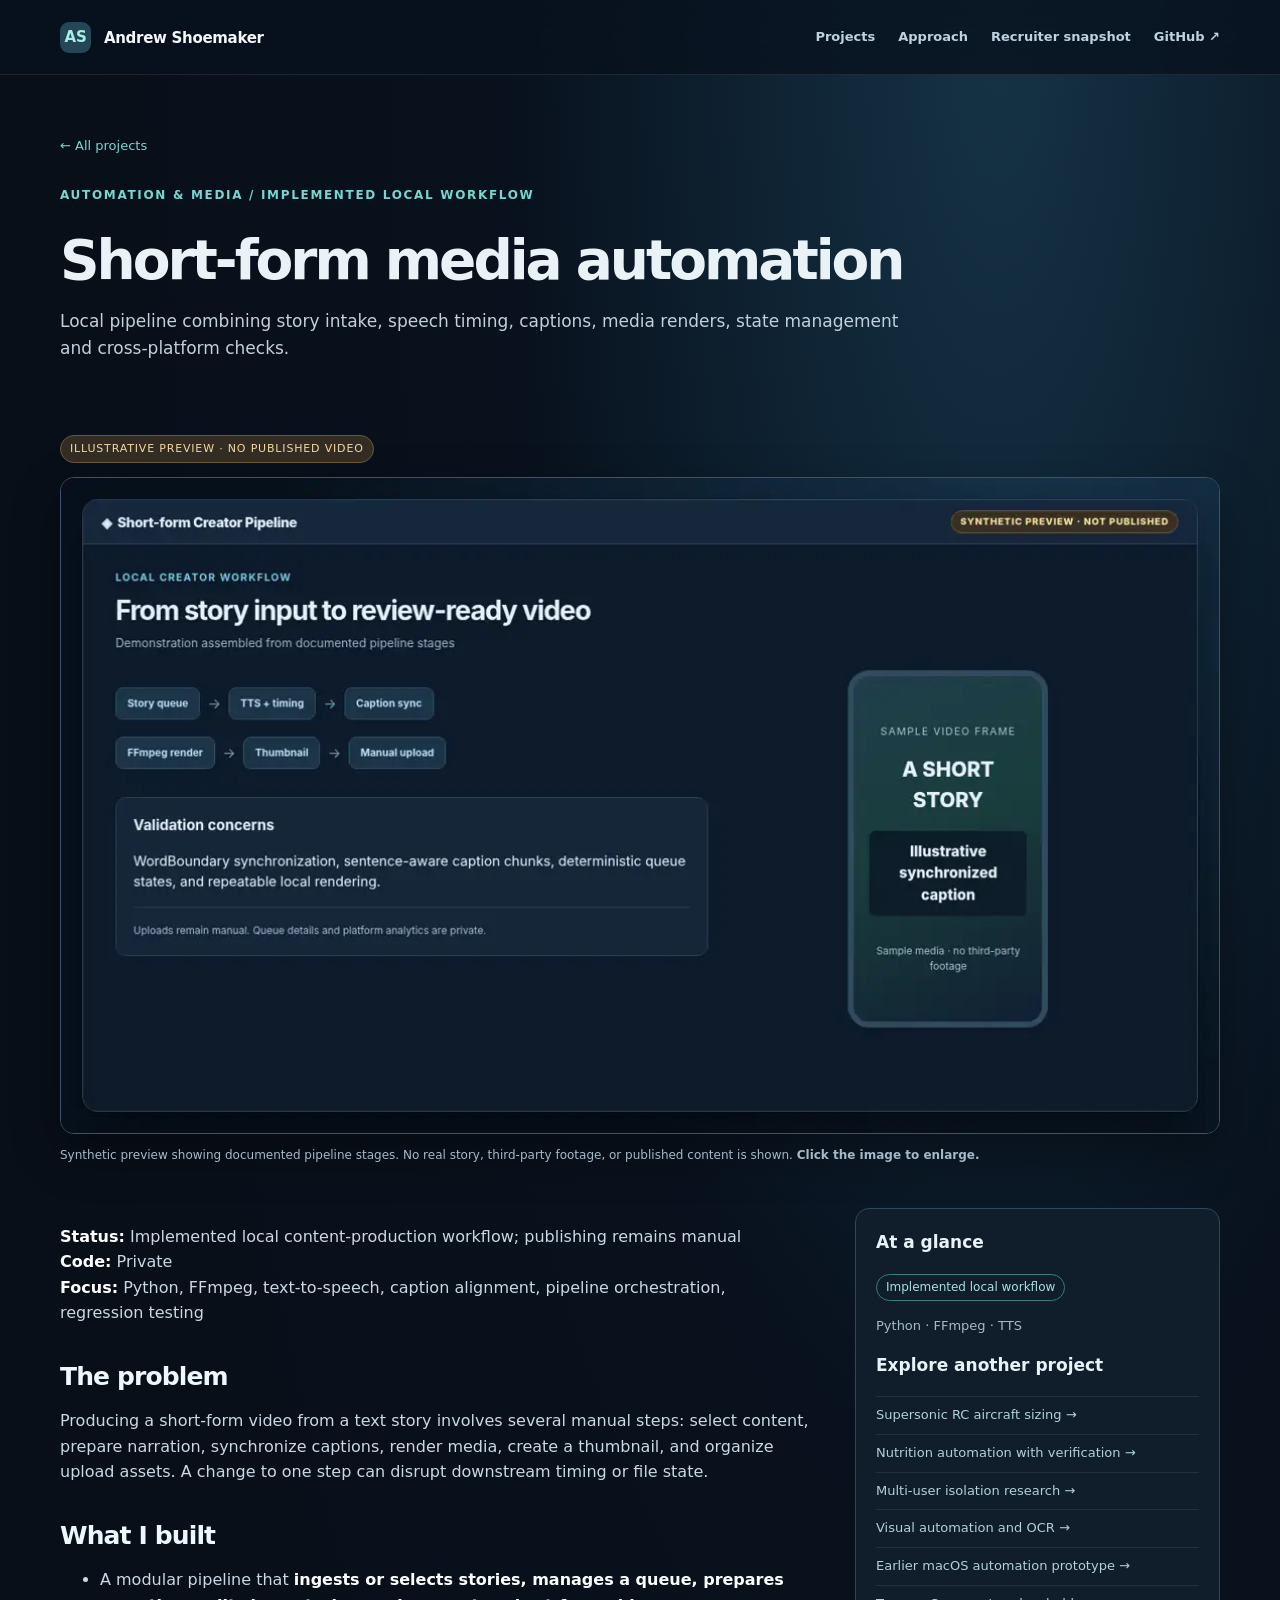
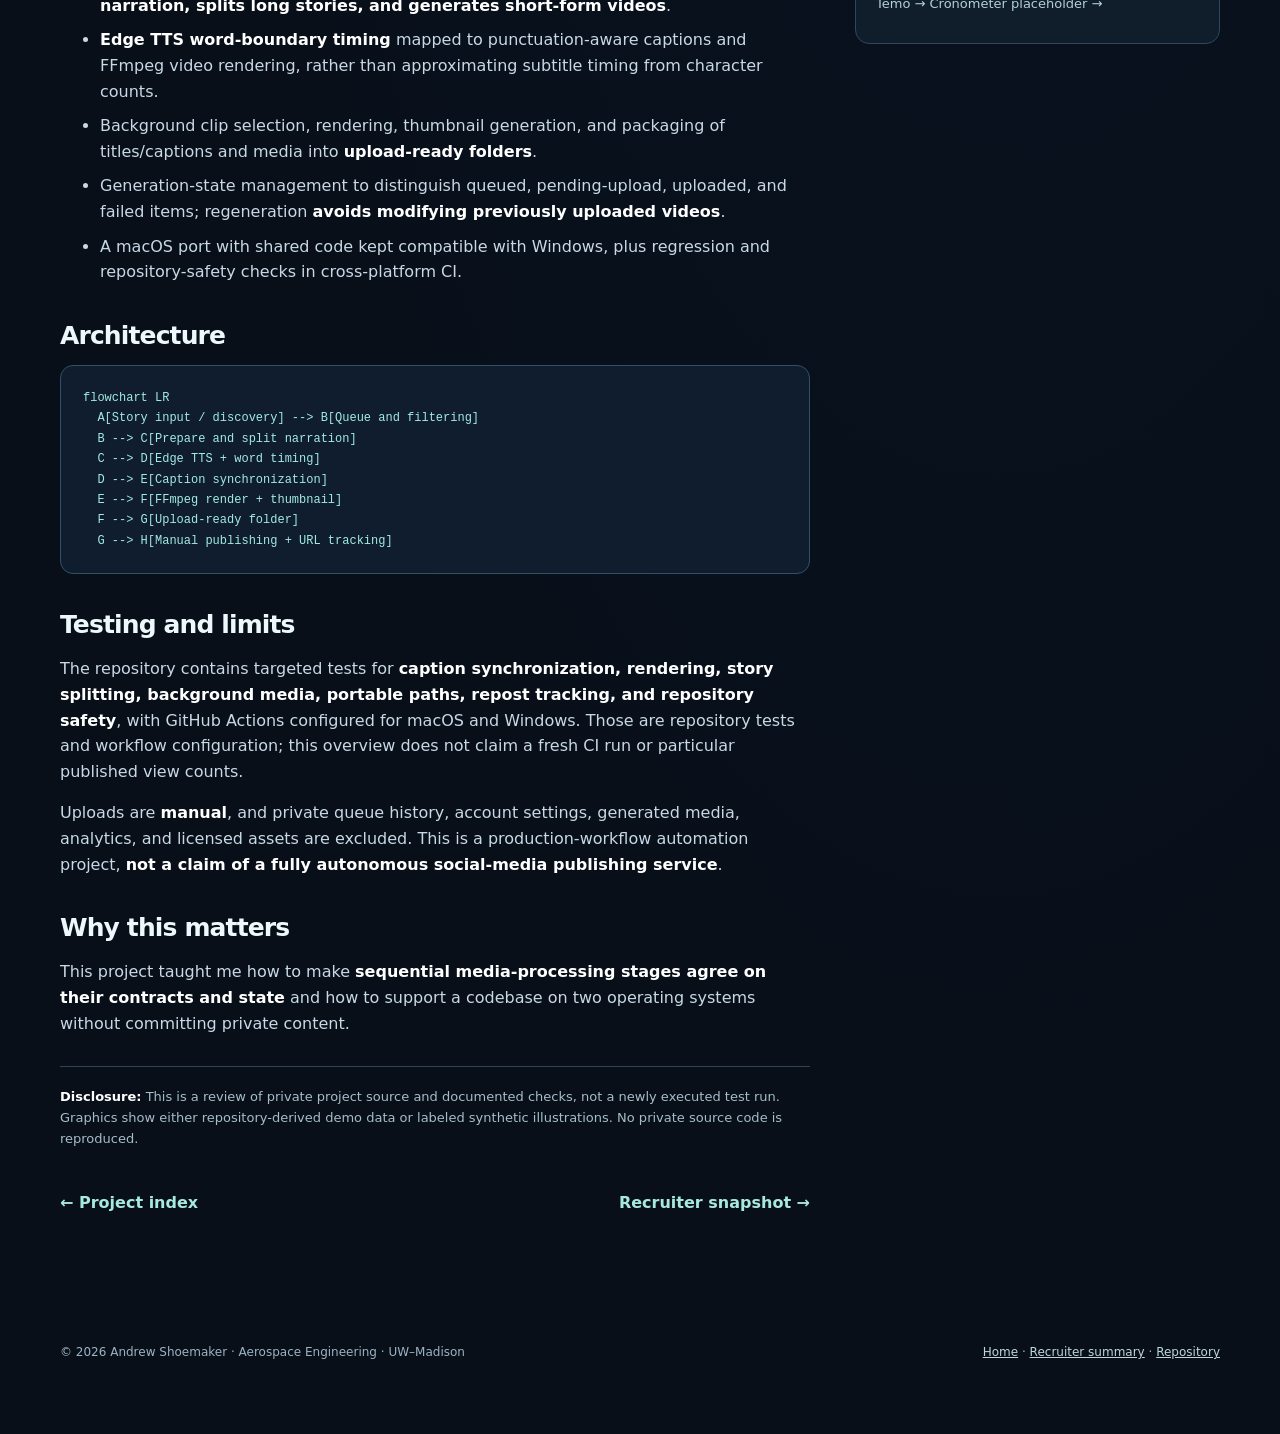
<file: projects/04-reddit-video-bot.html>
<!doctype html><html lang="en"><head><meta charset="utf-8"><meta name="viewport" content="width=device-width,initial-scale=1"><meta name="theme-color" content="#080f19"><title>Short-form media automation | Andrew Shoemaker</title><meta name="description" content="Engineering and software project portfolio of Andrew Shoemaker, UW–Madison aerospace engineering student."><link rel="stylesheet" href="../assets/site.css"></head><body><a href="#main" class="skip">Skip to content</a><header class="nav"><div class="shell nav-inner"><a href="../index.html" class="brand"><span>AS</span> Andrew Shoemaker</a><nav class="links" aria-label="Primary"><a href="../index.html#projects">Projects</a><a href="../index.html#approach" class="hide-mobile">Approach</a><a href="../recruiter.html">Recruiter snapshot</a><a href="https://github.com/Sora12321/engineering-project-portfolio" target="_blank" rel="noopener noreferrer" class="hide-mobile">GitHub ↗</a></nav></div></header><main id="main" class="shell"><div class="detail-head"><a class="breadcrumb" href="../index.html">← All projects</a><p class="eyebrow" style="margin-top:28px">Automation &amp; media / Implemented local workflow</p><h1>Short-form media automation</h1><p class="detail-lead">Local pipeline combining story intake, speech timing, captions, media renders, state management and cross-platform checks.</p></div><figure class="figure"><span class="caption-label">ILLUSTRATIVE PREVIEW · NO PUBLISHED VIDEO</span><a class="image-link" href="../assets/images/video-demo-synthetic.webp" target="_blank" rel="noopener" title="Open image in a new tab"><img loading="eager" src="../assets/images/video-demo-synthetic.webp" alt="Synthetic preview showing documented pipeline stages. No real story, third-party footage, or published content is shown."></a><figcaption>Synthetic preview showing documented pipeline stages. No real story, third-party footage, or published content is shown. <strong>Click the image to enlarge.</strong></figcaption></figure><div class="detail-grid"><article class="article">
<p><strong>Status:</strong> Implemented local content-production workflow; publishing remains manual<br/>
<strong>Code:</strong> Private<br/>
<strong>Focus:</strong> Python, FFmpeg, text-to-speech, caption alignment, pipeline orchestration, regression testing</p>
<h2>The problem</h2>
<p>Producing a short-form video from a text story involves several manual steps: select content, prepare narration, synchronize captions, render media, create a thumbnail, and organize upload assets. A change to one step can disrupt downstream timing or file state.</p>
<h2>What I built</h2>
<ul>
<li>A modular pipeline that <strong>ingests or selects stories, manages a queue, prepares narration, splits long stories, and generates short-form videos</strong>.</li>
<li><strong>Edge TTS word-boundary timing</strong> mapped to punctuation-aware captions and FFmpeg video rendering, rather than approximating subtitle timing from character counts.</li>
<li>Background clip selection, rendering, thumbnail generation, and packaging of titles/captions and media into <strong>upload-ready folders</strong>.</li>
<li>Generation-state management to distinguish queued, pending-upload, uploaded, and failed items; regeneration <strong>avoids modifying previously uploaded videos</strong>.</li>
<li>A macOS port with shared code kept compatible with Windows, plus regression and repository-safety checks in cross-platform CI.</li>
</ul>
<h2>Architecture</h2>
<pre><code class="language-mermaid">flowchart LR
  A[Story input / discovery] --&gt; B[Queue and filtering]
  B --&gt; C[Prepare and split narration]
  C --&gt; D[Edge TTS + word timing]
  D --&gt; E[Caption synchronization]
  E --&gt; F[FFmpeg render + thumbnail]
  F --&gt; G[Upload-ready folder]
  G --&gt; H[Manual publishing + URL tracking]
</code></pre>
<h2>Testing and limits</h2>
<p>The repository contains targeted tests for <strong>caption synchronization, rendering, story splitting, background media, portable paths, repost tracking, and repository safety</strong>, with GitHub Actions configured for macOS and Windows. Those are repository tests and workflow configuration; this overview does not claim a fresh CI run or particular published view counts.</p>
<p>Uploads are <strong>manual</strong>, and private queue history, account settings, generated media, analytics, and licensed assets are excluded. This is a production-workflow automation project, <strong>not a claim of a fully autonomous social-media publishing service</strong>.</p>
<h2>Why this matters</h2>
<p>This project taught me how to make <strong>sequential media-processing stages agree on their contracts and state</strong> and how to support a codebase on two operating systems without committing private content.</p>
<div class="disclosure"><strong>Disclosure:</strong> This is a review of private project source and documented checks, not a newly executed test run. Graphics show either repository-derived demo data or labeled synthetic illustrations. No private source code is reproduced.</div><div class="project-nav"><a href="../index.html">← Project index</a><a href="../recruiter.html">Recruiter snapshot →</a></div></article><aside class="aside"><h2>At a glance</h2><span class="badge">Implemented local workflow</span><p class="aside-muted" style="margin-top:15px">Python · FFmpeg · TTS</p><h2>Explore another project</h2><a href="01-boom-rc-aircraft.html">Supersonic RC aircraft sizing →</a><a href="02-nutrislice-cronometer-logger.html">Nutrition automation with verification →</a><a href="03-nutrislice-multiuser-prototype.html">Multi-user isolation research →</a><a href="05-windows-game-ui-automation.html">Visual automation and OCR →</a><a href="06-macos-game-ui-prototype.html">Earlier macOS automation prototype →</a><a href="07-temo-cronometer-placeholder.html">Temo → Cronometer placeholder →</a></aside></div></main><footer class="shell footer"><p>© 2026 Andrew Shoemaker · Aerospace Engineering · UW–Madison</p><p><a href="../index.html">Home</a> · <a href="../recruiter.html">Recruiter summary</a> · <a href="https://github.com/Sora12321/engineering-project-portfolio">Repository</a></p></footer></body></html>
</file>
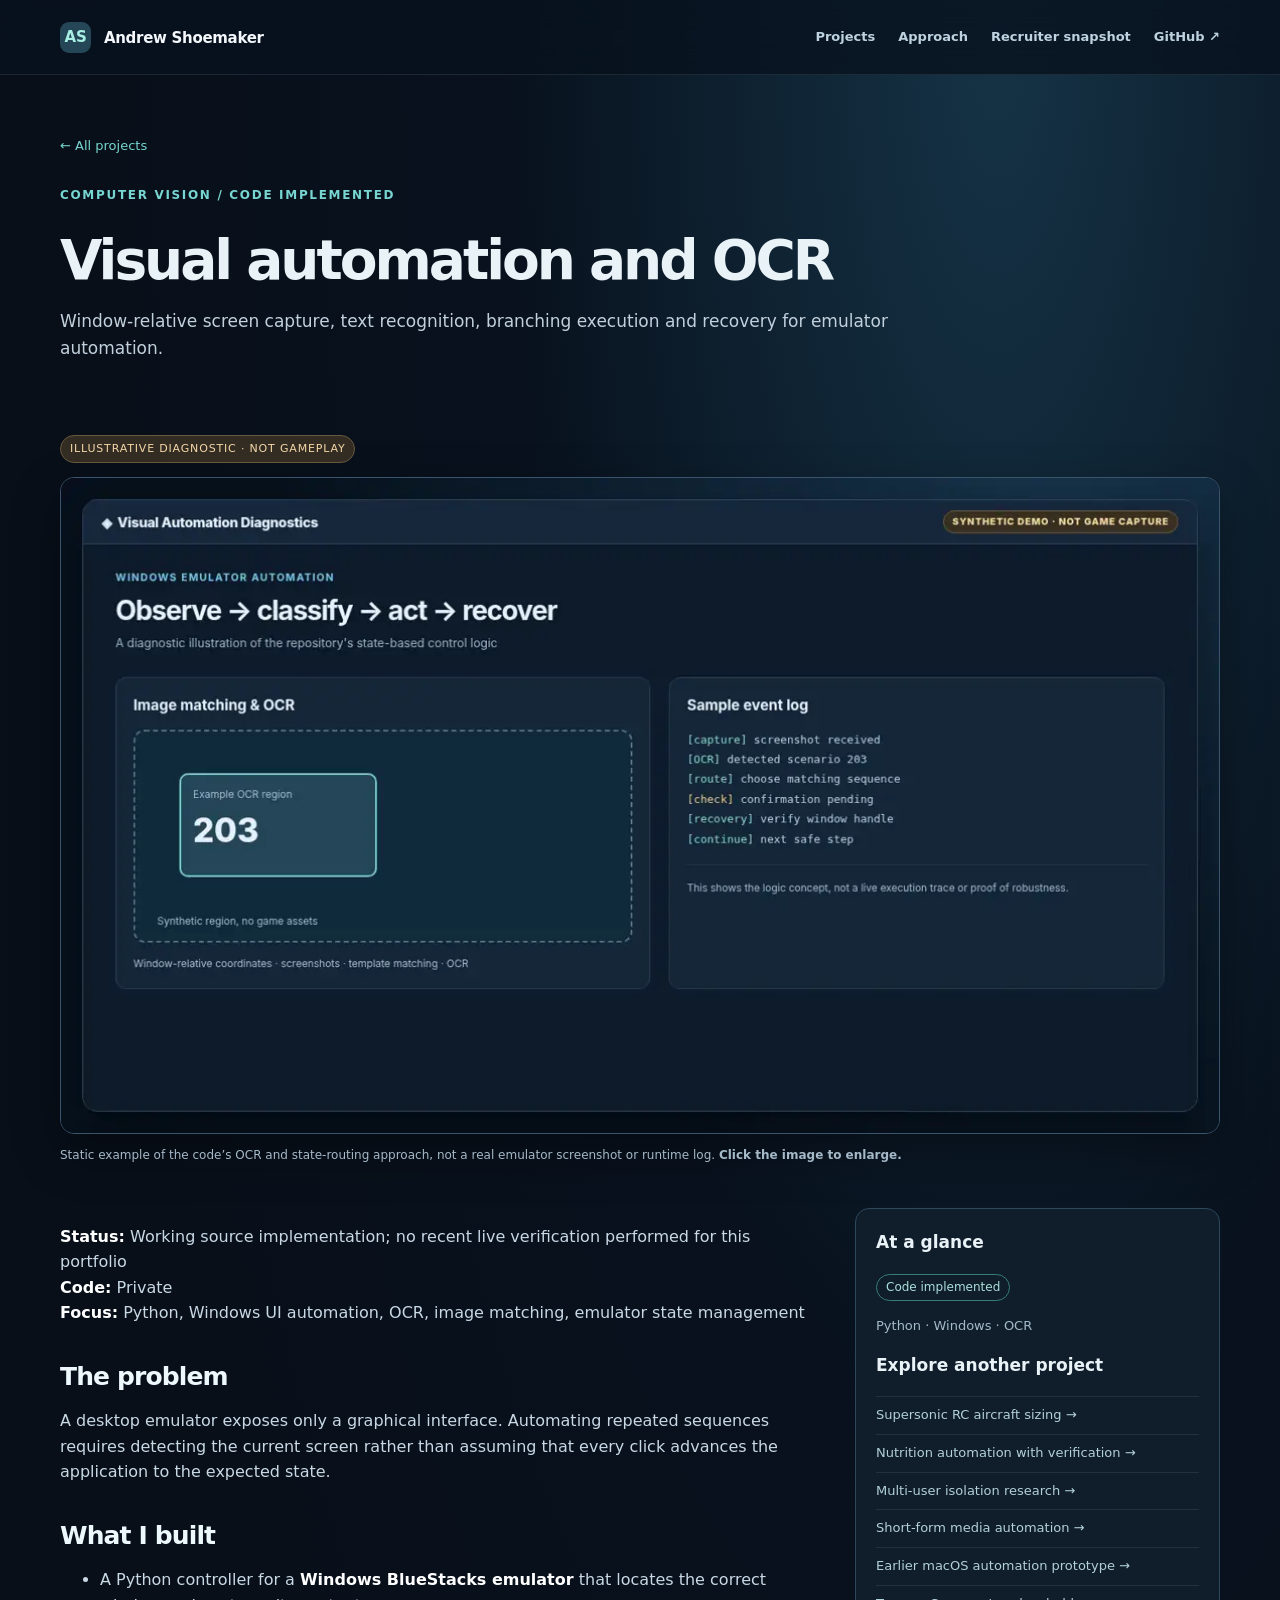
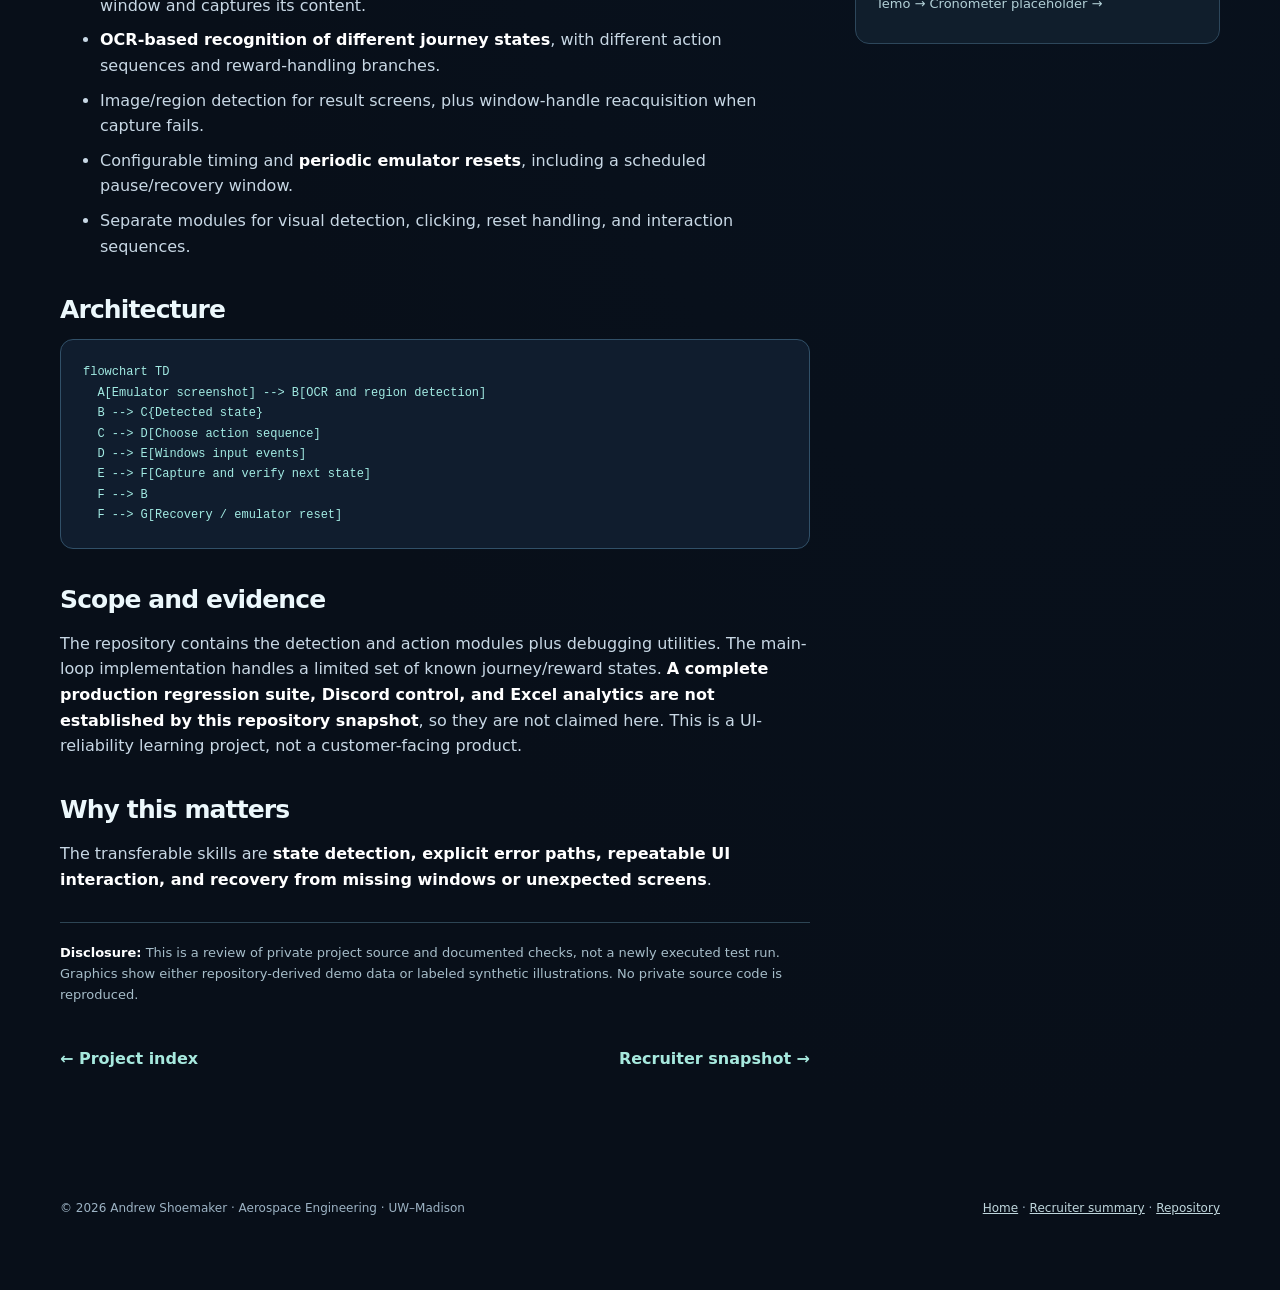
<file: projects/05-windows-game-ui-automation.html>
<!doctype html><html lang="en"><head><meta charset="utf-8"><meta name="viewport" content="width=device-width,initial-scale=1"><meta name="theme-color" content="#080f19"><title>Visual automation and OCR | Andrew Shoemaker</title><meta name="description" content="Engineering and software project portfolio of Andrew Shoemaker, UW–Madison aerospace engineering student."><link rel="stylesheet" href="../assets/site.css"></head><body><a href="#main" class="skip">Skip to content</a><header class="nav"><div class="shell nav-inner"><a href="../index.html" class="brand"><span>AS</span> Andrew Shoemaker</a><nav class="links" aria-label="Primary"><a href="../index.html#projects">Projects</a><a href="../index.html#approach" class="hide-mobile">Approach</a><a href="../recruiter.html">Recruiter snapshot</a><a href="https://github.com/Sora12321/engineering-project-portfolio" target="_blank" rel="noopener noreferrer" class="hide-mobile">GitHub ↗</a></nav></div></header><main id="main" class="shell"><div class="detail-head"><a class="breadcrumb" href="../index.html">← All projects</a><p class="eyebrow" style="margin-top:28px">Computer vision / Code implemented</p><h1>Visual automation and OCR</h1><p class="detail-lead">Window-relative screen capture, text recognition, branching execution and recovery for emulator automation.</p></div><figure class="figure"><span class="caption-label">ILLUSTRATIVE DIAGNOSTIC · NOT GAMEPLAY</span><a class="image-link" href="../assets/images/ocr-demo-synthetic.webp" target="_blank" rel="noopener" title="Open image in a new tab"><img loading="eager" src="../assets/images/ocr-demo-synthetic.webp" alt="Static example of the code’s OCR and state-routing approach, not a real emulator screenshot or runtime log."></a><figcaption>Static example of the code’s OCR and state-routing approach, not a real emulator screenshot or runtime log. <strong>Click the image to enlarge.</strong></figcaption></figure><div class="detail-grid"><article class="article">
<p><strong>Status:</strong> Working source implementation; no recent live verification performed for this portfolio<br/>
<strong>Code:</strong> Private<br/>
<strong>Focus:</strong> Python, Windows UI automation, OCR, image matching, emulator state management</p>
<h2>The problem</h2>
<p>A desktop emulator exposes only a graphical interface. Automating repeated sequences requires detecting the current screen rather than assuming that every click advances the application to the expected state.</p>
<h2>What I built</h2>
<ul>
<li>A Python controller for a <strong>Windows BlueStacks emulator</strong> that locates the correct window and captures its content.</li>
<li><strong>OCR-based recognition of different journey states</strong>, with different action sequences and reward-handling branches.</li>
<li>Image/region detection for result screens, plus window-handle reacquisition when capture fails.</li>
<li>Configurable timing and <strong>periodic emulator resets</strong>, including a scheduled pause/recovery window.</li>
<li>Separate modules for visual detection, clicking, reset handling, and interaction sequences.</li>
</ul>
<h2>Architecture</h2>
<pre><code class="language-mermaid">flowchart TD
  A[Emulator screenshot] --&gt; B[OCR and region detection]
  B --&gt; C{Detected state}
  C --&gt; D[Choose action sequence]
  D --&gt; E[Windows input events]
  E --&gt; F[Capture and verify next state]
  F --&gt; B
  F --&gt; G[Recovery / emulator reset]
</code></pre>
<h2>Scope and evidence</h2>
<p>The repository contains the detection and action modules plus debugging utilities. The main-loop implementation handles a limited set of known journey/reward states. <strong>A complete production regression suite, Discord control, and Excel analytics are not established by this repository snapshot</strong>, so they are not claimed here. This is a UI-reliability learning project, not a customer-facing product.</p>
<h2>Why this matters</h2>
<p>The transferable skills are <strong>state detection, explicit error paths, repeatable UI interaction, and recovery from missing windows or unexpected screens</strong>.</p>
<div class="disclosure"><strong>Disclosure:</strong> This is a review of private project source and documented checks, not a newly executed test run. Graphics show either repository-derived demo data or labeled synthetic illustrations. No private source code is reproduced.</div><div class="project-nav"><a href="../index.html">← Project index</a><a href="../recruiter.html">Recruiter snapshot →</a></div></article><aside class="aside"><h2>At a glance</h2><span class="badge">Code implemented</span><p class="aside-muted" style="margin-top:15px">Python · Windows · OCR</p><h2>Explore another project</h2><a href="01-boom-rc-aircraft.html">Supersonic RC aircraft sizing →</a><a href="02-nutrislice-cronometer-logger.html">Nutrition automation with verification →</a><a href="03-nutrislice-multiuser-prototype.html">Multi-user isolation research →</a><a href="04-reddit-video-bot.html">Short-form media automation →</a><a href="06-macos-game-ui-prototype.html">Earlier macOS automation prototype →</a><a href="07-temo-cronometer-placeholder.html">Temo → Cronometer placeholder →</a></aside></div></main><footer class="shell footer"><p>© 2026 Andrew Shoemaker · Aerospace Engineering · UW–Madison</p><p><a href="../index.html">Home</a> · <a href="../recruiter.html">Recruiter summary</a> · <a href="https://github.com/Sora12321/engineering-project-portfolio">Repository</a></p></footer></body></html>
</file>
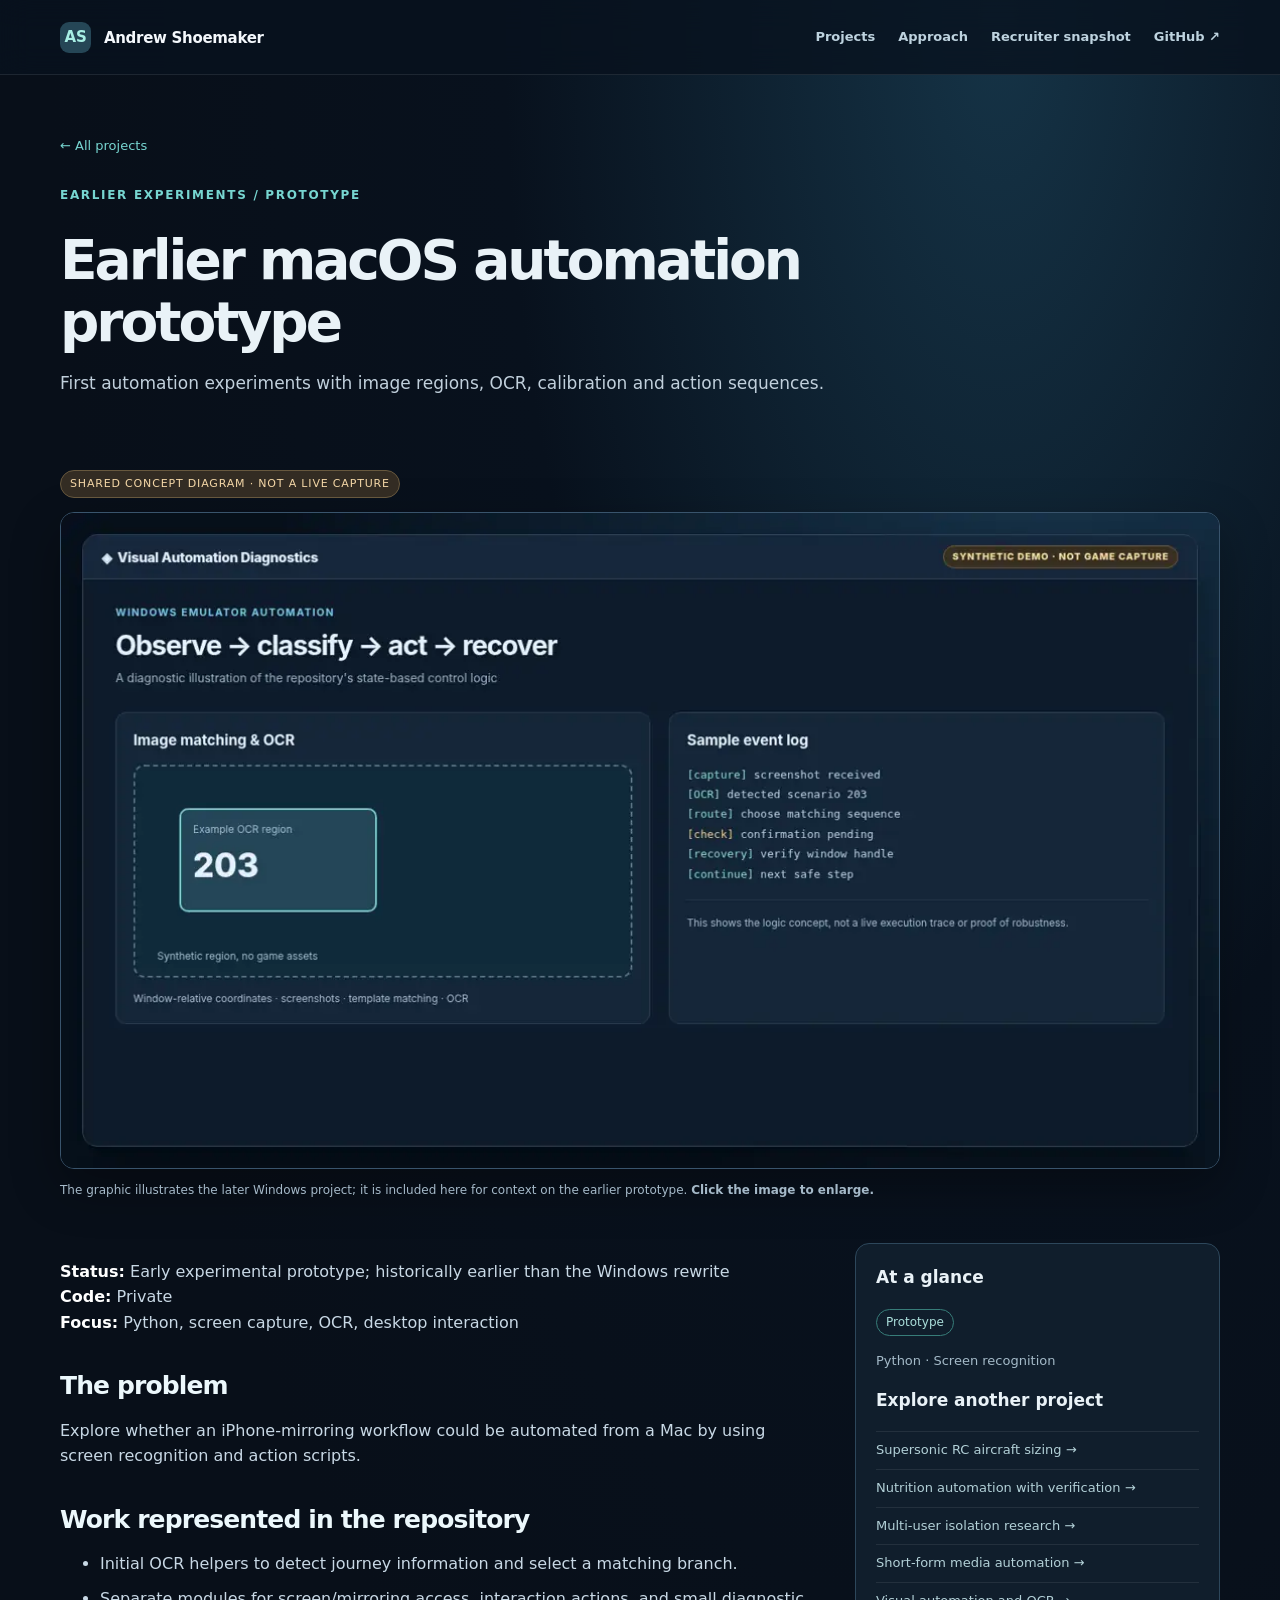
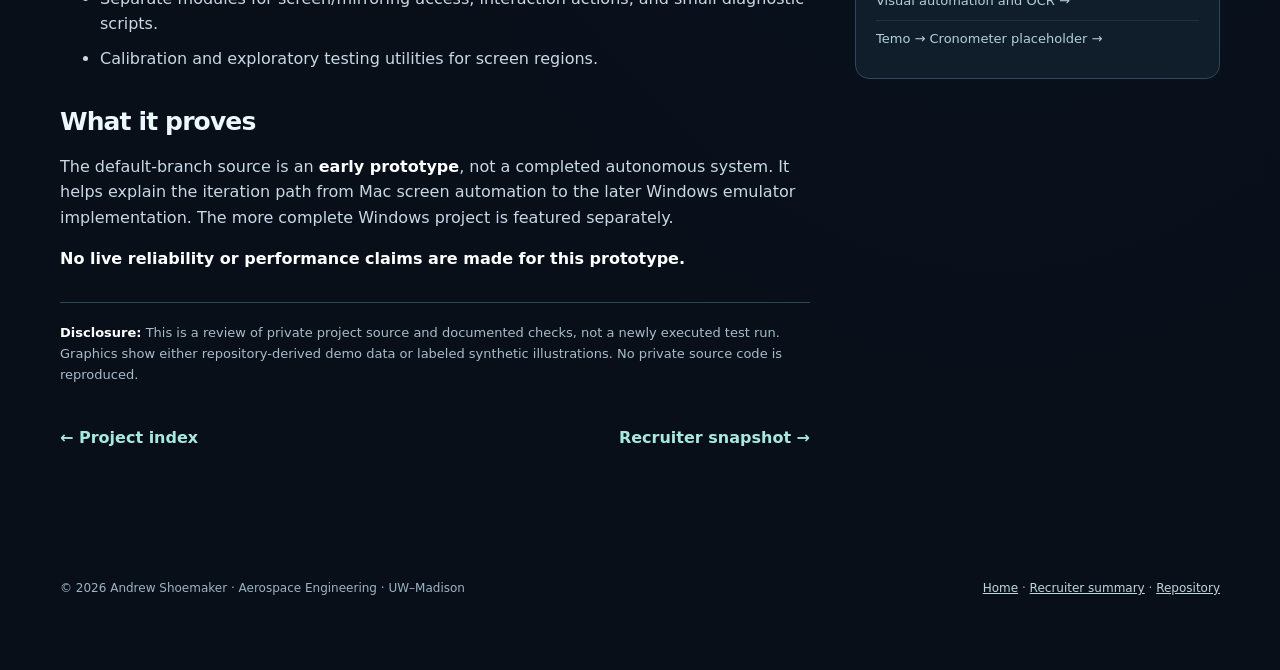
<file: projects/06-macos-game-ui-prototype.html>
<!doctype html><html lang="en"><head><meta charset="utf-8"><meta name="viewport" content="width=device-width,initial-scale=1"><meta name="theme-color" content="#080f19"><title>Earlier macOS automation prototype | Andrew Shoemaker</title><meta name="description" content="Engineering and software project portfolio of Andrew Shoemaker, UW–Madison aerospace engineering student."><link rel="stylesheet" href="../assets/site.css"></head><body><a href="#main" class="skip">Skip to content</a><header class="nav"><div class="shell nav-inner"><a href="../index.html" class="brand"><span>AS</span> Andrew Shoemaker</a><nav class="links" aria-label="Primary"><a href="../index.html#projects">Projects</a><a href="../index.html#approach" class="hide-mobile">Approach</a><a href="../recruiter.html">Recruiter snapshot</a><a href="https://github.com/Sora12321/engineering-project-portfolio" target="_blank" rel="noopener noreferrer" class="hide-mobile">GitHub ↗</a></nav></div></header><main id="main" class="shell"><div class="detail-head"><a class="breadcrumb" href="../index.html">← All projects</a><p class="eyebrow" style="margin-top:28px">Earlier experiments / Prototype</p><h1>Earlier macOS automation prototype</h1><p class="detail-lead">First automation experiments with image regions, OCR, calibration and action sequences.</p></div><figure class="figure"><span class="caption-label">SHARED CONCEPT DIAGRAM · NOT A LIVE CAPTURE</span><a class="image-link" href="../assets/images/ocr-demo-synthetic.webp" target="_blank" rel="noopener" title="Open image in a new tab"><img loading="eager" src="../assets/images/ocr-demo-synthetic.webp" alt="The graphic illustrates the later Windows project; it is included here for context on the earlier prototype."></a><figcaption>The graphic illustrates the later Windows project; it is included here for context on the earlier prototype. <strong>Click the image to enlarge.</strong></figcaption></figure><div class="detail-grid"><article class="article">
<p><strong>Status:</strong> Early experimental prototype; historically earlier than the Windows rewrite<br/>
<strong>Code:</strong> Private<br/>
<strong>Focus:</strong> Python, screen capture, OCR, desktop interaction</p>
<h2>The problem</h2>
<p>Explore whether an iPhone-mirroring workflow could be automated from a Mac by using screen recognition and action scripts.</p>
<h2>Work represented in the repository</h2>
<ul>
<li>Initial OCR helpers to detect journey information and select a matching branch.</li>
<li>Separate modules for screen/mirroring access, interaction actions, and small diagnostic scripts.</li>
<li>Calibration and exploratory testing utilities for screen regions.</li>
</ul>
<h2>What it proves</h2>
<p>The default-branch source is an <strong>early prototype</strong>, not a completed autonomous system. It helps explain the iteration path from Mac screen automation to the later Windows emulator implementation. The more complete Windows project is featured separately.</p>
<p><strong>No live reliability or performance claims are made for this prototype.</strong></p>
<div class="disclosure"><strong>Disclosure:</strong> This is a review of private project source and documented checks, not a newly executed test run. Graphics show either repository-derived demo data or labeled synthetic illustrations. No private source code is reproduced.</div><div class="project-nav"><a href="../index.html">← Project index</a><a href="../recruiter.html">Recruiter snapshot →</a></div></article><aside class="aside"><h2>At a glance</h2><span class="badge">Prototype</span><p class="aside-muted" style="margin-top:15px">Python · Screen recognition</p><h2>Explore another project</h2><a href="01-boom-rc-aircraft.html">Supersonic RC aircraft sizing →</a><a href="02-nutrislice-cronometer-logger.html">Nutrition automation with verification →</a><a href="03-nutrislice-multiuser-prototype.html">Multi-user isolation research →</a><a href="04-reddit-video-bot.html">Short-form media automation →</a><a href="05-windows-game-ui-automation.html">Visual automation and OCR →</a><a href="07-temo-cronometer-placeholder.html">Temo → Cronometer placeholder →</a></aside></div></main><footer class="shell footer"><p>© 2026 Andrew Shoemaker · Aerospace Engineering · UW–Madison</p><p><a href="../index.html">Home</a> · <a href="../recruiter.html">Recruiter summary</a> · <a href="https://github.com/Sora12321/engineering-project-portfolio">Repository</a></p></footer></body></html>
</file>
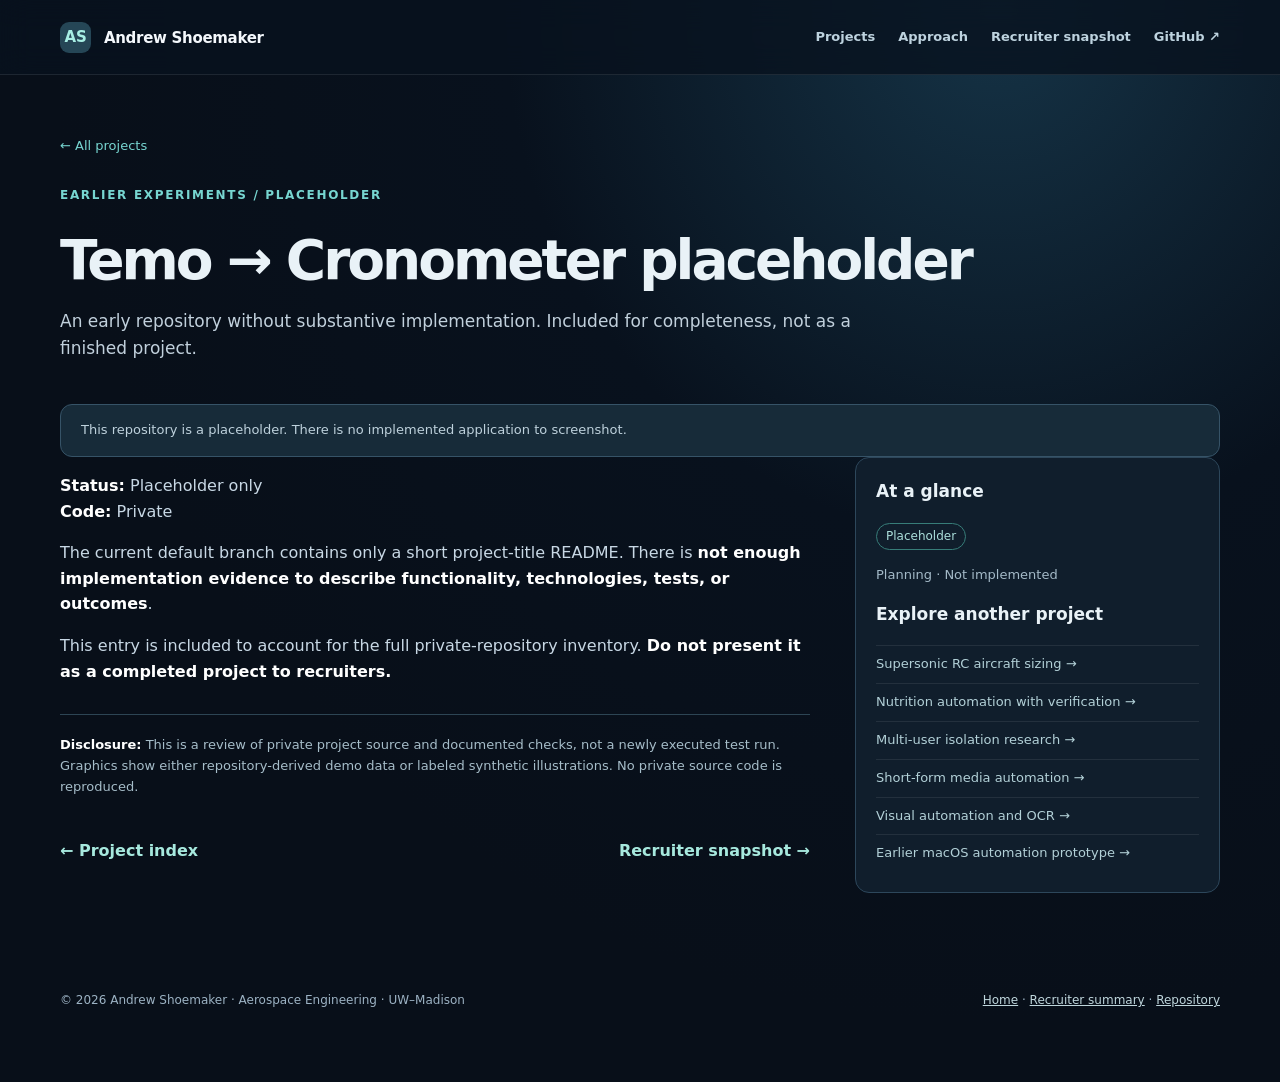
<file: projects/07-temo-cronometer-placeholder.html>
<!doctype html><html lang="en"><head><meta charset="utf-8"><meta name="viewport" content="width=device-width,initial-scale=1"><meta name="theme-color" content="#080f19"><title>Temo → Cronometer placeholder | Andrew Shoemaker</title><meta name="description" content="Engineering and software project portfolio of Andrew Shoemaker, UW–Madison aerospace engineering student."><link rel="stylesheet" href="../assets/site.css"></head><body><a href="#main" class="skip">Skip to content</a><header class="nav"><div class="shell nav-inner"><a href="../index.html" class="brand"><span>AS</span> Andrew Shoemaker</a><nav class="links" aria-label="Primary"><a href="../index.html#projects">Projects</a><a href="../index.html#approach" class="hide-mobile">Approach</a><a href="../recruiter.html">Recruiter snapshot</a><a href="https://github.com/Sora12321/engineering-project-portfolio" target="_blank" rel="noopener noreferrer" class="hide-mobile">GitHub ↗</a></nav></div></header><main id="main" class="shell"><div class="detail-head"><a class="breadcrumb" href="../index.html">← All projects</a><p class="eyebrow" style="margin-top:28px">Earlier experiments / Placeholder</p><h1>Temo → Cronometer placeholder</h1><p class="detail-lead">An early repository without substantive implementation. Included for completeness, not as a finished project.</p></div><div class="notice">This repository is a placeholder. There is no implemented application to screenshot.</div><div class="detail-grid"><article class="article">
<p><strong>Status:</strong> Placeholder only<br/>
<strong>Code:</strong> Private</p>
<p>The current default branch contains only a short project-title README. There is <strong>not enough implementation evidence to describe functionality, technologies, tests, or outcomes</strong>.</p>
<p>This entry is included to account for the full private-repository inventory. <strong>Do not present it as a completed project to recruiters.</strong></p>
<div class="disclosure"><strong>Disclosure:</strong> This is a review of private project source and documented checks, not a newly executed test run. Graphics show either repository-derived demo data or labeled synthetic illustrations. No private source code is reproduced.</div><div class="project-nav"><a href="../index.html">← Project index</a><a href="../recruiter.html">Recruiter snapshot →</a></div></article><aside class="aside"><h2>At a glance</h2><span class="badge">Placeholder</span><p class="aside-muted" style="margin-top:15px">Planning · Not implemented</p><h2>Explore another project</h2><a href="01-boom-rc-aircraft.html">Supersonic RC aircraft sizing →</a><a href="02-nutrislice-cronometer-logger.html">Nutrition automation with verification →</a><a href="03-nutrislice-multiuser-prototype.html">Multi-user isolation research →</a><a href="04-reddit-video-bot.html">Short-form media automation →</a><a href="05-windows-game-ui-automation.html">Visual automation and OCR →</a><a href="06-macos-game-ui-prototype.html">Earlier macOS automation prototype →</a></aside></div></main><footer class="shell footer"><p>© 2026 Andrew Shoemaker · Aerospace Engineering · UW–Madison</p><p><a href="../index.html">Home</a> · <a href="../recruiter.html">Recruiter summary</a> · <a href="https://github.com/Sora12321/engineering-project-portfolio">Repository</a></p></footer></body></html>
</file>
<file: assets/site.css>
:root{color-scheme:dark;--bg:#080f19;--panel:#101d2c;--panel2:#142638;--edge:#263d50;--text:#e9f2f7;--muted:#a8bdcb;--accent:#77d6d1;--warm:#f5d19c;--max:1160px}
*{box-sizing:border-box}html{scroll-behavior:smooth}body{margin:0;background:radial-gradient(ellipse at 78% 1%,#153346 0,#08111d 35%,#080f19 67%);color:var(--text);font-family:Inter,ui-sans-serif,system-ui,-apple-system,BlinkMacSystemFont,"Segoe UI",sans-serif;line-height:1.6;min-width:320px}a{color:var(--accent)}a:hover{color:#b3f0e3}button{font:inherit}img{max-width:100%;height:auto;display:block} .shell{width:min(calc(100% - 48px),var(--max));margin-inline:auto} .skip{position:absolute;top:-90px;left:10px;background:#fff;color:#000;padding:10px;z-index:100}.skip:focus{top:10px}.nav{border-bottom:1px solid #ffffff17;background:#08121ecc;backdrop-filter:blur(15px);position:sticky;top:0;z-index:20}.nav-inner{height:74px;display:flex;align-items:center;justify-content:space-between;gap:15px}.brand{color:#f4f8fc;text-decoration:none;font-weight:800;font-size:15px;letter-spacing:-.02em;white-space:nowrap}.brand span{display:inline-grid;place-items:center;width:31px;height:31px;margin-right:8px;border-radius:9px;background:#254656;color:#a7eee4;font-weight:900}.links{display:flex;align-items:center;gap:23px}.links a{font-size:13px;font-weight:650;text-decoration:none;color:#bed3df}.links a:hover{color:var(--accent)} .hero{padding:90px 0 66px;max-width:900px}.eyebrow{font-weight:800;font-size:12px;letter-spacing:.14em;color:var(--accent);text-transform:uppercase;margin:0 0 16px}.hero h1{font-size:clamp(39px,6.3vw,76px);line-height:1.03;letter-spacing:-.067em;margin:0 0 27px;font-weight:780}.hero h1 em{font-style:normal;color:var(--accent)}.lead{font-size:clamp(16px,2vw,19px);color:#c6d5df;max-width:760px;line-height:1.7}.actions{display:flex;gap:12px;flex-wrap:wrap;margin-top:30px}.btn{border-radius:11px;padding:11px 18px;text-decoration:none;font-weight:750;font-size:14px;display:inline-flex;align-items:center;justify-content:center;gap:8px;border:1px solid #466474;color:#e8f8f8}.btn.primary{color:#0b1820;background:var(--accent);border-color:var(--accent)}.btn:hover{background:#204353;color:white}.btn.primary:hover{background:#b2f4e7;color:#09202b}.intro-stats{display:flex;gap:30px;flex-wrap:wrap;color:#9eb5c5;font-size:13px;margin-top:31px}.intro-stats strong{color:#e4f4f5}.section{padding:34px 0 50px}.section-title{display:flex;align-items:end;justify-content:space-between;gap:16px;margin-bottom:25px}.section h2{font-size:clamp(25px,3.2vw,38px);letter-spacing:-.048em;margin:0}.sub{color:var(--muted);margin:7px 0 0;max-width:770px}.card-grid{display:grid;grid-template-columns:repeat(2,minmax(0,1fr));gap:20px}.project-card{border:1px solid var(--edge);border-radius:18px;background:linear-gradient(150deg,#142738,#0f1b29 70%);overflow:hidden;display:flex;flex-direction:column;text-decoration:none;color:var(--text);transition:transform .18s,border-color .18s,box-shadow .18s}.project-card:hover{transform:translateY(-4px);border-color:#5abeb9;box-shadow:0 18px 40px #0004;color:var(--text)}.card-image{aspect-ratio:1.85;overflow:hidden;position:relative;background:#102536}.card-image img{height:100%;width:100%;object-fit:cover}.card-body{padding:24px;flex:1;display:flex;flex-direction:column}.kicker{font-size:11px;color:var(--accent);font-weight:800;letter-spacing:.11em;text-transform:uppercase;margin:0 0 10px}.card-body h3{font-size:25px;line-height:1.25;letter-spacing:-.035em;margin:0 0 9px}.card-body p{margin:0 0 15px;color:#bbceda;font-size:14px}.card-footer{margin-top:auto;display:flex;align-items:center;justify-content:space-between;gap:8px;font-size:12px}.tech-list{color:#96b8c8}.project-card .view{color:#a3efdd;font-weight:700}.small-grid{display:grid;grid-template-columns:repeat(2,minmax(0,1fr));gap:18px}.small-card{border:1px solid var(--edge);background:var(--panel);border-radius:14px;padding:20px;text-decoration:none;color:var(--text)}.small-card strong{display:block;font-size:17px}.small-card p{font-size:13px;color:var(--muted);margin:8px 0 0}.band{background:#112131b3;border-block:1px solid var(--edge);margin-top:50px;padding:36px 0}.band-inner{display:grid;grid-template-columns:1fr 1fr;gap:45px}.band h2{font-size:25px;letter-spacing:-.04em;margin:0 0 9px}.band p{color:var(--muted);margin:0}.footer{padding:36px 0 60px;display:flex;align-items:start;justify-content:space-between;gap:20px;font-size:12px;color:#9db3c4}.footer a{color:#bfd6dc}.notice{background:#172b39;border:1px solid #365367;border-radius:12px;padding:15px 20px;color:#bed1dc;font-size:13px}.figure img{border:1px solid #39546c;border-radius:14px;box-shadow:0 18px 50px #0005;width:100%}.figure figcaption{font-size:12px;color:#a5b9c8;margin-top:12px;line-height:1.6}.figure{margin:30px 0 42px}.detail-head{padding:57px 0 25px}.breadcrumb{font-size:13px;text-decoration:none;color:var(--accent)}.detail-head h1{font-size:clamp(34px,4.5vw,55px);line-height:1.13;letter-spacing:-.055em;margin:24px 0 17px;max-width:970px}.detail-lead{font-size:17px;color:#c1d0dc;max-width:850px}.detail-grid{display:grid;grid-template-columns:minmax(0,750px) minmax(230px,1fr);gap:45px;align-items:start}.article{padding-bottom:40px}.article h1{display:none}.article h2{font-size:25px;line-height:1.25;letter-spacing:-.035em;color:#ecf8fc;margin:35px 0 14px}.article h3{font-size:20px;color:#d5e8f5}.article p,.article li{color:#c8d8e5}.article li{margin-bottom:9px}.article strong{color:white}.article pre{border:1px solid #315068;white-space:pre;overflow-x:auto;background:#101d2e;padding:22px;border-radius:13px;color:#a7e8df;font-size:12px;line-height:1.7}.article blockquote{border-left:3px solid #56b9b3;padding-left:16px;color:#bdd2df}.aside{position:sticky;top:105px;border:1px solid #2d475b;border-radius:14px;padding:20px;background:#101e2c}.aside h2{font-size:17px;margin:0 0 17px}.aside a{display:block;font-size:13px;text-decoration:none;color:#b2d0d7;padding:8px 0;border-top:1px solid #ffffff14}.aside .aside-muted{font-size:13px;color:#a4bac8;margin:0 0 15px}.article table{display:block;max-width:100%;overflow:auto;border-collapse:collapse}.article th,.article td{border-bottom:1px solid #31495a;text-align:left;padding:8px 13px}.article code{color:#a2ebe3}.flag{font-size:12px;font-weight:750;color:#f4ce96;letter-spacing:.06em;text-transform:uppercase}.caption-label{display:inline-block;font-size:11px;letter-spacing:.075em;text-transform:uppercase;color:#f4d7a7;background:#332c23;border:1px solid #67583e;border-radius:999px;padding:4px 9px;margin:0 0 14px}.image-link{text-decoration:none;cursor:zoom-in}.gallery-full{border:1px solid #284a5d;border-radius:16px;margin:45px 0 20px;background:#0f1d2b;padding:20px}.gallery-full img{width:100%;border-radius:10px}.gallery-full h2{margin:0 0 12px}.gallery-full p{color:#bad0de;font-size:13px}.badge{display:inline-block;font-size:12px;color:#abdfdb;border:1px solid #377d79;border-radius:999px;padding:3px 9px}.gallery-mini{display:grid;grid-template-columns:repeat(2,1fr);gap:18px}.gallery-mini a{display:block}.project-nav{display:flex;flex-wrap:wrap;gap:10px;justify-content:space-between;margin:40px 0}.project-nav a{color:#a7e9de;text-decoration:none;font-weight:650}.disclosure{font-size:13px;color:#a6bdc9;border-top:1px solid #2d4554;padding-top:20px;margin-top:30px}
@media(max-width:840px){.detail-grid{display:block}.aside{position:static;margin:25px 0 40px}.hero{padding:65px 0 40px}.card-grid{gap:14px}.card-body{padding:18px}.card-body h3{font-size:21px}.band-inner{grid-template-columns:1fr;gap:20px}}@media(max-width:620px){.shell{width:min(calc(100% - 30px),var(--max))}.nav-inner{height:62px}.links{gap:13px}.links a{font-size:12px}.links .hide-mobile{display:none}.card-grid,.small-grid,.gallery-mini{grid-template-columns:1fr}.card-image{aspect-ratio:1.8}.hero h1{font-size:40px}.section{padding:20px 0 38px}.section-title{display:block}.detail-head{padding-top:37px}.detail-head h1{font-size:37px}.footer{display:block}.footer p{margin-bottom:12px}.intro-stats{gap:15px}}@media(prefers-reduced-motion:reduce){html{scroll-behavior:auto}.project-card{transition:none}}
</file>
